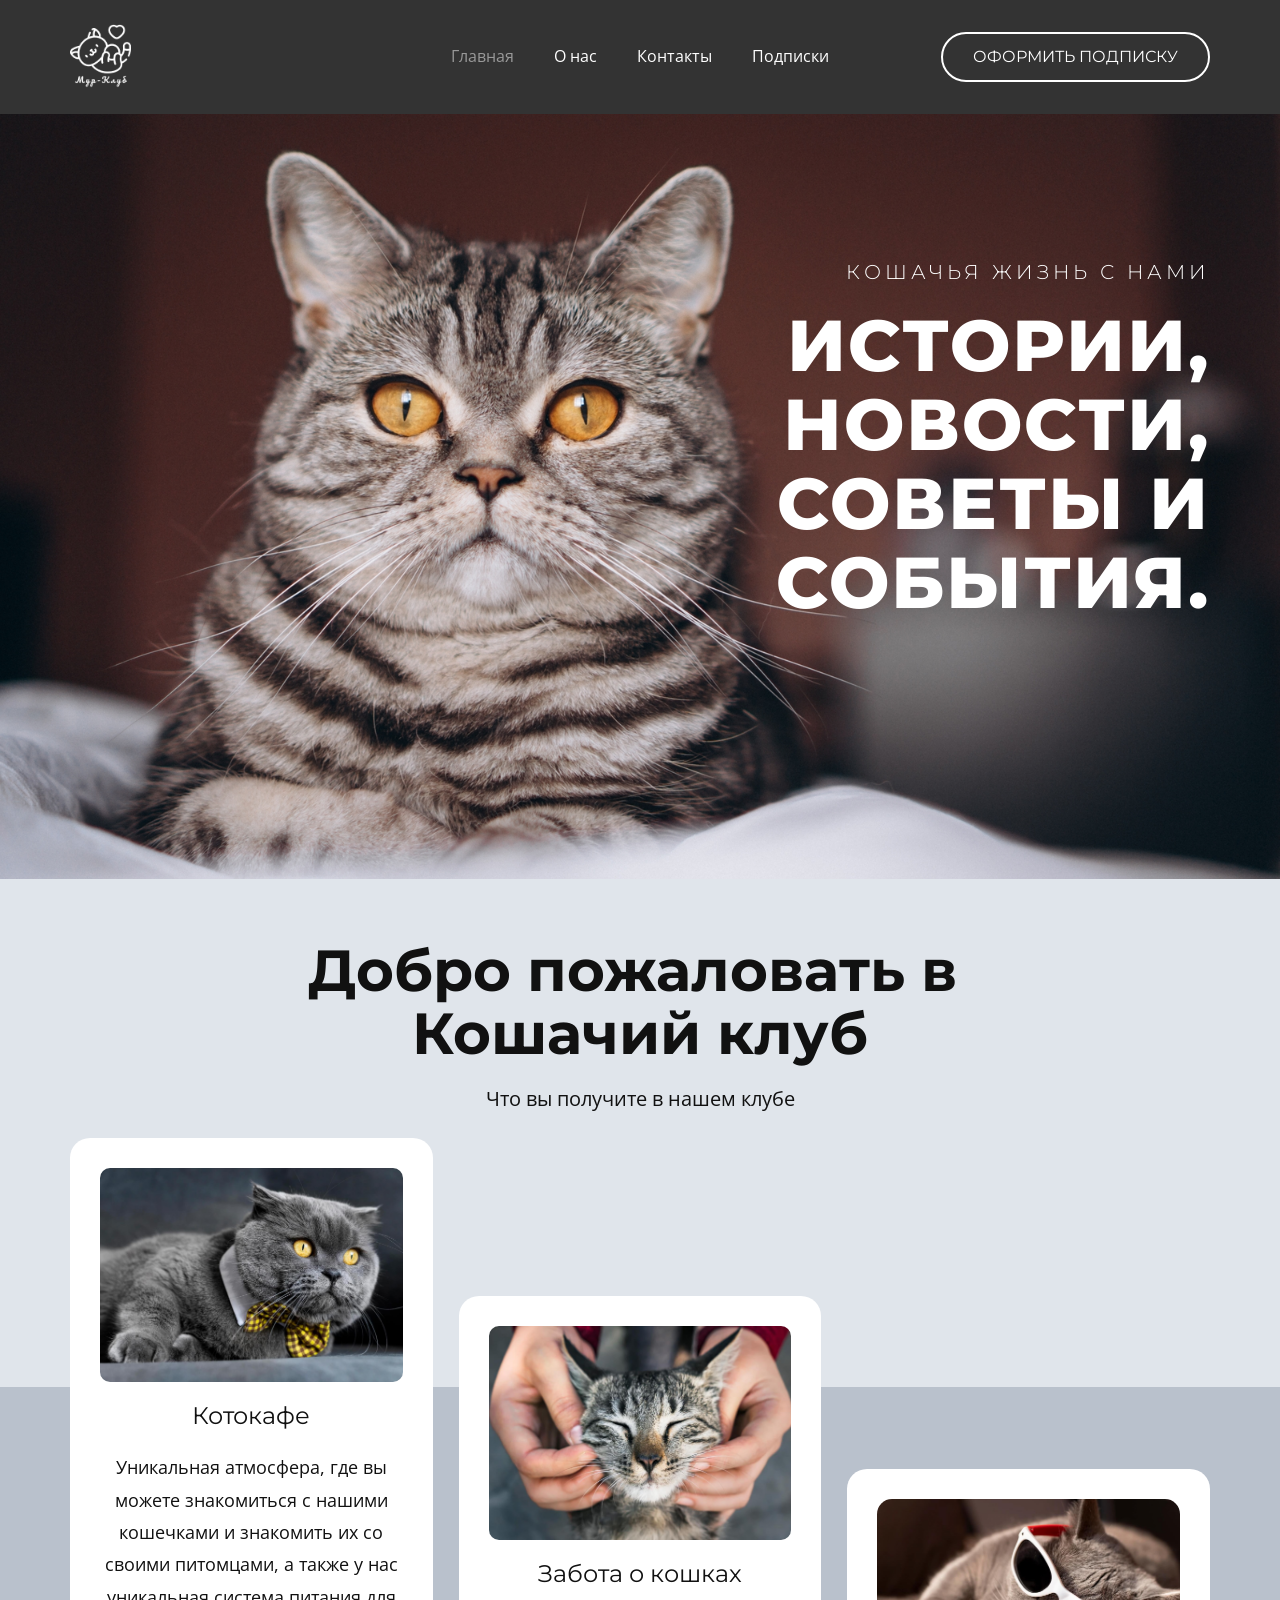
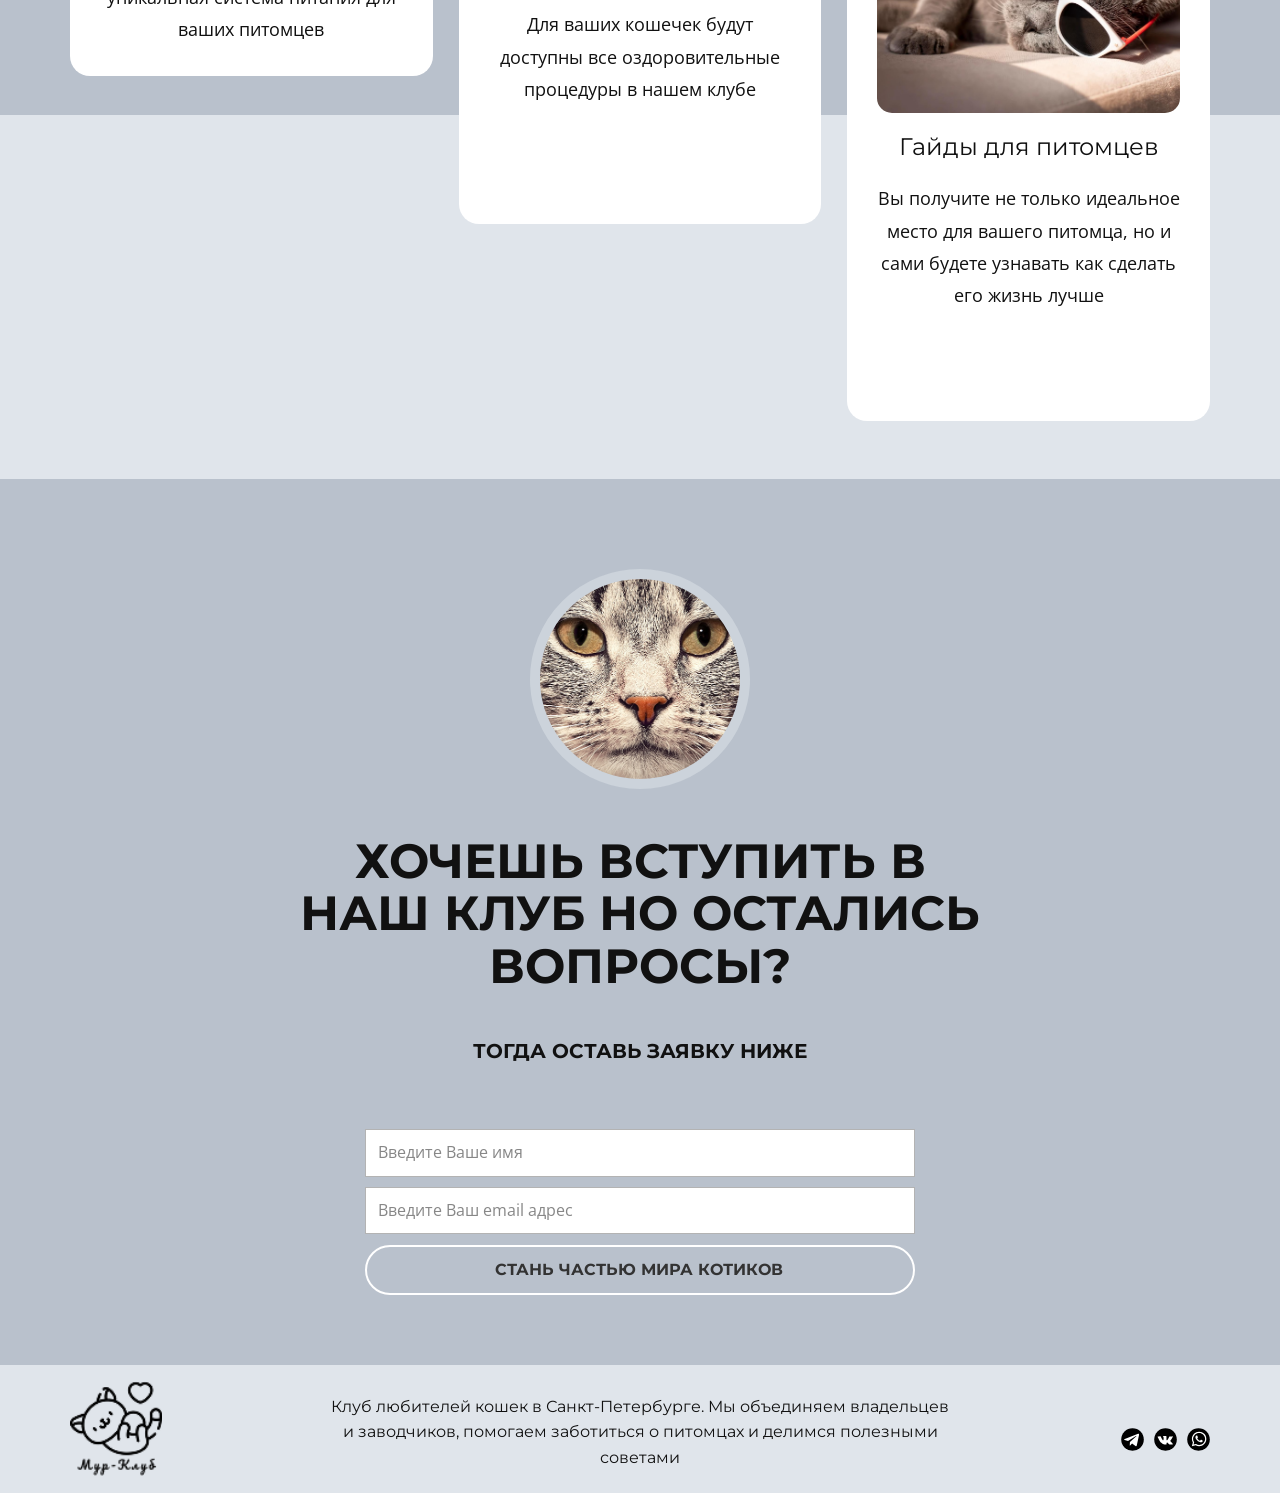
<file: index.html>
<!DOCTYPE html>
<html style="font-size: 16px;">
  <head>
    <meta charset="utf-8">
    <title>Главная страница</title>
    <link rel="stylesheet" href="nicepage.css" media="screen">
<link rel="stylesheet" href="Главная-страница.css" media="screen">
    <script class="u-script" type="text/javascript" src="jquery.js" defer=""></script>
    <script class="u-script" type="text/javascript" src="nicepage.js" defer=""></script>
    <link id="u-theme-google-font" rel="stylesheet" href="https://fonts.googleapis.com/css?family=Roboto:100,100i,300,300i,400,400i,500,500i,700,700i,900,900i|Open+Sans:300,300i,400,400i,600,600i,700,700i,800,800i">
    <link id="u-page-google-font" rel="stylesheet" href="https://fonts.googleapis.com/css?family=Montserrat:100,100i,200,200i,300,300i,400,400i,500,500i,600,600i,700,700i,800,800i,900,900i">
  </head>
  <body data-home-page="Главная-страница.html" data-home-page-title="Главная страница" class="u-body u-xl-mode"><header class="u-clearfix u-header" id="sec-2f8a"><div class="u-clearfix u-sheet u-sheet-1">
        <a href="#" class="u-image u-logo u-image-1" data-image-width="144" data-image-height="150">
          <img src="images/Group16.png" class="u-logo-image u-logo-image-1">
        </a>
        <nav class="u-menu u-menu-one-level u-offcanvas u-menu-1" role="navigation" aria-label="Menu navigation">
          <div class="menu-collapse" style="font-size: 1rem; letter-spacing: 0px;">
            <a class="u-block-db0f-23 u-button-style u-custom-left-right-menu-spacing u-custom-padding-bottom u-custom-text-active-color u-custom-text-hover-color u-custom-top-bottom-menu-spacing u-hamburger-link u-nav-link u-text-active-palette-1-base u-text-hover-palette-2-base" href="#" tabindex="-1" aria-label="Open menu" aria-controls="a94c">
              <svg class="u-svg-link" viewBox="0 0 24 24"><use xmlns:xlink="http://www.w3.org/1999/xlink" xlink:href="#menu-hamburger"></use></svg>
              <svg class="u-svg-content" version="1.1" id="menu-hamburger" viewBox="0 0 16 16" x="0px" y="0px" xmlns:xlink="http://www.w3.org/1999/xlink" xmlns="http://www.w3.org/2000/svg"><g><rect y="1" width="16" height="2"></rect><rect y="7" width="16" height="2"></rect><rect y="13" width="16" height="2"></rect>
</g></svg>
            </a>
          </div>
          <div class="u-custom-menu u-nav-container">
            <ul class="u-nav u-unstyled u-nav-1" role="menubar"><li class="u-nav-item"><a class="u-button-style u-nav-link u-text-active-grey-40 u-text-hover-grey-50" href="Главная-страница.html">Главная</a>
</li><li class="u-nav-item"><a class="u-button-style u-nav-link u-text-active-grey-40 u-text-hover-grey-50" href="О-нас.html">О нас</a>
</li><li class="u-nav-item"><a class="u-button-style u-nav-link u-text-active-grey-40 u-text-hover-grey-50" href="Контакты.html">Контакты</a>
</li><li class="u-nav-item"><a class="u-button-style u-nav-link u-text-active-grey-40 u-text-hover-grey-50" href="Подписки.html">Подписки</a>
</li></ul>
          </div>
          <div class="u-custom-menu u-nav-container-collapse" id="a94c" role="region" aria-label="Menu panel">
            <div class="u-black u-container-style u-inner-container-layout u-opacity u-opacity-95 u-sidenav">
              <div class="u-inner-container-layout u-sidenav-overflow">
                <div class="u-menu-close" tabindex="-1" aria-label="Close menu"></div>
                <ul class="u-align-center u-nav u-popupmenu-items u-unstyled u-nav-2"><li class="u-nav-item"><a class="u-button-style u-nav-link" href="Главная-страница.html">Главная</a>
</li><li class="u-nav-item"><a class="u-button-style u-nav-link" href="О-нас.html">О нас</a>
</li><li class="u-nav-item"><a class="u-button-style u-nav-link" href="Контакты.html">Контакты</a>
</li><li class="u-nav-item"><a class="u-button-style u-nav-link" href="Подписки.html">Подписки</a>
</li></ul>
              </div>
            </div>
            <div class="u-black u-menu-overlay u-opacity u-opacity-70"></div>
          </div>
        </nav>
        <a href="Оплата.html" data-page-id="67157278" class="u-btn u-button-style u-btn-1">Оформить подписку</a>
      </div></header>
    <section class="u-align-right u-clearfix u-image u-section-1" id="carousel_31de" data-image-width="3500" data-image-height="2326">
      <div class="u-clearfix u-sheet u-sheet-1">
        <h5 class="u-text u-text-body-alt-color u-text-1">Кошачья жизнь с нами</h5>
        <h1 class="u-text u-text-body-alt-color u-text-2"> Истории, новости, советы и события.</h1>
      </div>
    </section>
    <section class="u-align-center u-clearfix u-container-align-center u-custom-color-4 u-section-2" id="carousel_dcf7">
      <h2 class="u-align-center u-text u-text-default-lg u-text-default-xl u-text-1">Добро пожаловать в&nbsp;<br>Кошачий клуб
      </h2>
      <p class="u-align-center u-text u-text-2">Что вы получите в нашем клубе</p>
      <div class="u-expanded-width u-palette-5-base u-shape u-shape-rectangle u-shape-1"></div>
      <div class="u-clearfix u-gutter-26 u-layout-wrap u-layout-wrap-1">
        <div class="u-gutter-0 u-layout">
          <div class="u-layout-row">
            <div class="u-size-20 u-size-30-md">
              <div class="u-layout-col">
                <div class="u-align-center u-container-style u-layout-cell u-radius-20 u-shape-round u-size-30 u-white u-layout-cell-1">
                  <div class="u-container-layout u-container-layout-1">
                    <img class="u-expanded-width u-image u-image-round u-radius-10 u-image-1" src="images/jhhj.jpg" data-image-width="1380" data-image-height="915">
                    <h4 class="u-text u-text-default u-text-3">Котокафе</h4>
                    <p class="u-text u-text-4">Уникальная атмосфера, где вы можете знакомиться с нашими кошечками и знакомить их со своими питомцами, а также у нас уникальная система питания для ваших питомцев</p>
                  </div>
                </div>
                <div class="u-container-style u-hidden-sm u-hidden-xs u-layout-cell u-size-30 u-layout-cell-2">
                  <div class="u-container-layout u-container-layout-2"></div>
                </div>
              </div>
            </div>
            <div class="u-size-20 u-size-30-md">
              <div class="u-layout-col">
                <div class="u-container-style u-hidden-sm u-hidden-xs u-layout-cell u-size-20 u-layout-cell-3">
                  <div class="u-container-layout u-container-layout-3"></div>
                </div>
                <div class="u-align-center u-container-style u-layout-cell u-radius-20 u-shape-round u-size-20 u-white u-layout-cell-4">
                  <div class="u-container-layout u-container-layout-4">
                    <img class="u-expanded-width u-image u-image-round u-radius-10 u-image-2" src="images/hjhj.jpg" data-image-width="1380" data-image-height="915">
                    <h4 class="u-text u-text-default u-text-5">Забота о кошках</h4>
                    <p class="u-text u-text-6">Для ваших кошечек будут доступны все оздоровительные процедуры в нашем клубе</p>
                  </div>
                </div>
                <div class="u-container-style u-hidden-md u-hidden-sm u-hidden-xs u-layout-cell u-size-20 u-layout-cell-5">
                  <div class="u-container-layout u-container-layout-5"></div>
                </div>
              </div>
            </div>
            <div class="u-size-20 u-size-60-md">
              <div class="u-layout-col">
                <div class="u-container-style u-hidden-md u-hidden-sm u-hidden-xs u-layout-cell u-size-30 u-layout-cell-6">
                  <div class="u-container-layout u-container-layout-6"></div>
                </div>
                <div class="u-align-center u-container-style u-layout-cell u-radius-20 u-shape-round u-size-30 u-white u-layout-cell-7">
                  <div class="u-container-layout u-container-layout-7">
                    <img class="u-expanded-width u-image u-image-round u-radius-15 u-image-3" src="images/2323.jpg" data-image-width="1380" data-image-height="918">
                    <h4 class="u-text u-text-default u-text-7">Гайды для питомцев</h4>
                    <p class="u-text u-text-8">Вы получите не только идеальное место для вашего питомца, но и сами будете узнавать как сделать его жизнь лучше</p>
                  </div>
                </div>
              </div>
            </div>
          </div>
        </div>
      </div>
    </section>
    <section class="u-align-center u-clearfix u-container-align-center u-palette-5-base u-section-3" id="carousel_7327">
      <div class="u-clearfix u-sheet u-sheet-1">
        <div class="u-border-10 u-border-palette-5-light-1 u-image u-image-circle u-image-1" alt="" data-image-width="600" data-image-height="437"></div>
        <h2 class="u-align-center u-text u-text-1">Хочешь вступить в наш клуб но остались вопросы?</h2>
        <h5 class="u-align-center u-text u-text-2">Тогда оставь заявку ниже</h5>
        <div class="u-form u-form-1">
          <form action="#" method="POST" class="u-clearfix u-form-spacing-10 u-form-vertical u-inner-form" source="custom" name="form-1" style="padding: 10px;">
            <div class="u-form-group u-form-name">
              <label for="name-21a1" class="u-form-control-hidden u-label"></label>
              <input type="text" placeholder="Введите Ваше имя" id="name-21a1" name="name" class="u-border-1 u-border-grey-30 u-input u-input-rectangle u-white" required="">
            </div>
            <div class="u-form-email u-form-group">
              <label for="email-21a1" class="u-form-control-hidden u-label"></label>
              <input type="email" placeholder="Введите Ваш email адрес" id="email-21a1" name="email" class="u-border-1 u-border-grey-30 u-input u-input-rectangle u-white" required="">
            </div>
            <div class="u-align-center u-form-group u-form-submit">
              <a href="#" class="u-btn u-btn-submit u-button-style u-text-custom-color-1 u-btn-1">Стань частью мира котиков</a>
              <input type="submit" value="submit" class="u-form-control-hidden">
            </div>
            <div class="u-form-send-message u-form-send-success"> Спасибо! Ваше сообщение отправлено. </div>
            <div class="u-form-send-error u-form-send-message"> Отправка не удалась. Пожалуйста, исправьте ошибки и попробуйте еще раз. </div>
            <input type="hidden" value="" name="recaptchaResponse">
          </form>
        </div>
      </div>
    </section>
    
    
    <footer class="u-align-center-md u-align-center-sm u-align-center-xs u-clearfix u-custom-color-4 u-footer" id="sec-3d1c"><div class="u-clearfix u-sheet u-sheet-1">
        <a href="https://nicepage.com" class="u-image u-logo u-image-1" data-image-width="144" data-image-height="150">
          <img src="images/Group15.png" class="u-logo-image u-logo-image-1">
        </a>
        <div class="u-align-left u-social-icons u-spacing-10 u-social-icons-1">
          <a class="u-social-url" target="_blank" title="Telegram" href=""><span class="u-icon u-social-icon u-social-telegram u-text-black u-icon-1"><svg class="u-svg-link" preserveAspectRatio="xMidYMin slice" viewBox="0 0 112 112" style=""><use xmlns:xlink="http://www.w3.org/1999/xlink" xlink:href="#svg-b026"></use></svg><svg class="u-svg-content" viewBox="0 0 112 112" x="0" y="0" id="svg-b026"><circle fill="currentColor" cx="56.1" cy="56.1" r="55"></circle><path fill="#FFFFFF" d="M18.4,53.2l64.7-24.9c3-1.1,5.6,0.7,4.7,5.3l0,0l-11,51.8c-0.8,3.7-3,4.6-6.1,2.8L53.9,75.8l-8.1,7.8
	c-0.9,0.9-1.7,1.6-3.4,1.6l1.2-17l31.1-28c1.4-1.2-0.3-1.9-2.1-0.7L34.2,63.7l-16.6-5.2C14,57.4,14,54.9,18.4,53.2L18.4,53.2z"></path></svg></span>
          </a>
          <a class="u-social-url" target="_blank" title="VK" href=""><span class="u-icon u-social-icon u-social-vk u-text-black u-icon-2"><svg class="u-svg-link" preserveAspectRatio="xMidYMin slice" viewBox="0 0 112 112" style=""><use xmlns:xlink="http://www.w3.org/1999/xlink" xlink:href="#svg-9268"></use></svg><svg class="u-svg-content" viewBox="0 0 112 112" x="0" y="0" id="svg-9268"><circle fill="currentColor" class="st0" cx="56.1" cy="56.1" r="55"></circle><path fill="#FFFFFF" d="M88.2,80.7l-9.8,0.1c0,0-2.1,0.4-4.9-1.5c-3.7-2.5-7.2-9.1-9.9-8.2C60.9,72,61,77.9,61,77.9s0,1.3-0.6,1.9
            c-0.7,0.7-2,0.9-2,0.9H54c0,0-9.7,0.6-18.3-8.3c-9.3-9.7-17.6-29-17.6-29s-0.5-1.3,0-1.9c0.6-0.7,2.2-0.7,2.2-0.7l10.5-0.1
            c0,0,1,0.2,1.7,0.7c0.6,0.4,0.9,1.2,0.9,1.2s1.7,4.3,4,8.2c4.4,7.6,6.4,9.3,7.9,8.4c2.2-1.2,1.5-10.7,1.5-10.7s0-3.5-1.1-5
            c-0.9-1.2-2.5-1.5-3.3-1.6c-0.6-0.1,0.4-1.5,1.6-2.1c1.9-0.9,5.2-1,9.2-0.9c3.1,0,4,0.2,5.2,0.5c3.6,0.9,2.4,4.3,2.4,12.4
            c0,2.6-0.5,6.3,1.4,7.5c0.8,0.5,2.8,0.1,7.7-8.3c2.3-4,4.1-8.6,4.1-8.6s0.4-0.8,1-1.2s1.4-0.3,1.4-0.3l11.1-0.1c0,0,3.3-0.4,3.9,1.1
            c0.6,1.6-1.2,5.3-5.8,11.3c-7.4,9.9-8.3,9-2.1,14.7c5.9,5.5,7.1,8.1,7.3,8.5C93.4,80.4,88.2,80.7,88.2,80.7z"></path></svg></span>
          </a>
          <a class="u-social-url" target="_blank" title="Whatsapp" href=""><span class="u-icon u-social-icon u-social-whatsapp u-text-black u-icon-3"><svg class="u-svg-link" preserveAspectRatio="xMidYMin slice" viewBox="0 0 112 112" style=""><use xmlns:xlink="http://www.w3.org/1999/xlink" xlink:href="#svg-5096"></use></svg><svg class="u-svg-content" viewBox="0 0 112 112" x="0" y="0" id="svg-5096"><circle fill="currentColor" cx="56.1" cy="56.1" r="55"></circle><path fill="#FFFFFF" d="M83.8,28.3C77.2,21.7,68.4,18,59,18c-19.3,0-35.1,15.7-35.1,35.1c0,6.2,1.6,12.2,4.7,17.5l-5,18.2L42.2,84
	c5.1,2.8,10.9,4.3,16.8,4.3h0l0,0c19.3,0,35.1-15.7,35.1-35.1C94.1,43.8,90.5,35,83.8,28.3 M59,82.3L59,82.3
	c-5.2,0-10.4-1.4-14.9-4.1l-1.1-0.6l-11,2.9L35,69.8l-0.7-1.1c-2.9-4.6-4.5-10-4.5-15.5C29.8,37,42.9,24,59,24
	c7.8,0,15.1,3,20.6,8.6c5.5,5.5,8.5,12.8,8.5,20.6C88.2,69.2,75.1,82.3,59,82.3 M75,60.5c-0.9-0.4-5.2-2.6-6-2.9
	c-0.8-0.3-1.4-0.4-2,0.4s-2.3,2.9-2.8,3.4c-0.5,0.6-1,0.7-1.9,0.2c-0.9-0.4-3.7-1.4-7.1-4.4c-2.6-2.3-4.4-5.2-4.9-6.1
	c-0.5-0.9-0.1-1.4,0.4-1.8c0.4-0.4,0.9-1,1.3-1.5c0.4-0.5,0.6-0.9,0.9-1.5c0.3-0.6,0.1-1.1-0.1-1.5c-0.2-0.4-2-4.8-2.7-6.5
	c-0.7-1.7-1.4-1.5-2-1.5c-0.5,0-1.1,0-1.7,0c-0.6,0-1.5,0.2-2.3,1.1c-0.8,0.9-3.1,3-3.1,7.3c0,4.3,3.1,8.5,3.6,9.1
	c0.4,0.6,6.2,9.4,15,13.2c2.1,0.9,3.7,1.4,5,1.8c2.1,0.7,4,0.6,5.5,0.3c1.7-0.3,5.2-2.1,5.9-4.2c0.7-2,0.7-3.8,0.5-4.2
	C76.5,61.1,75.9,60.9,75,60.5"></path></svg></span>
          </a>
        </div>
        <p class="u-align-center-lg u-align-center-md u-align-center-xl u-custom-font u-font-montserrat u-text u-text-1">Клуб любителей кошек в Санкт-Петербурге. Мы объединяем владельцев и заводчиков, помогаем заботиться о питомцах и делимся полезными советами</p>
      </div></footer>
  </body>
</html>
</file>
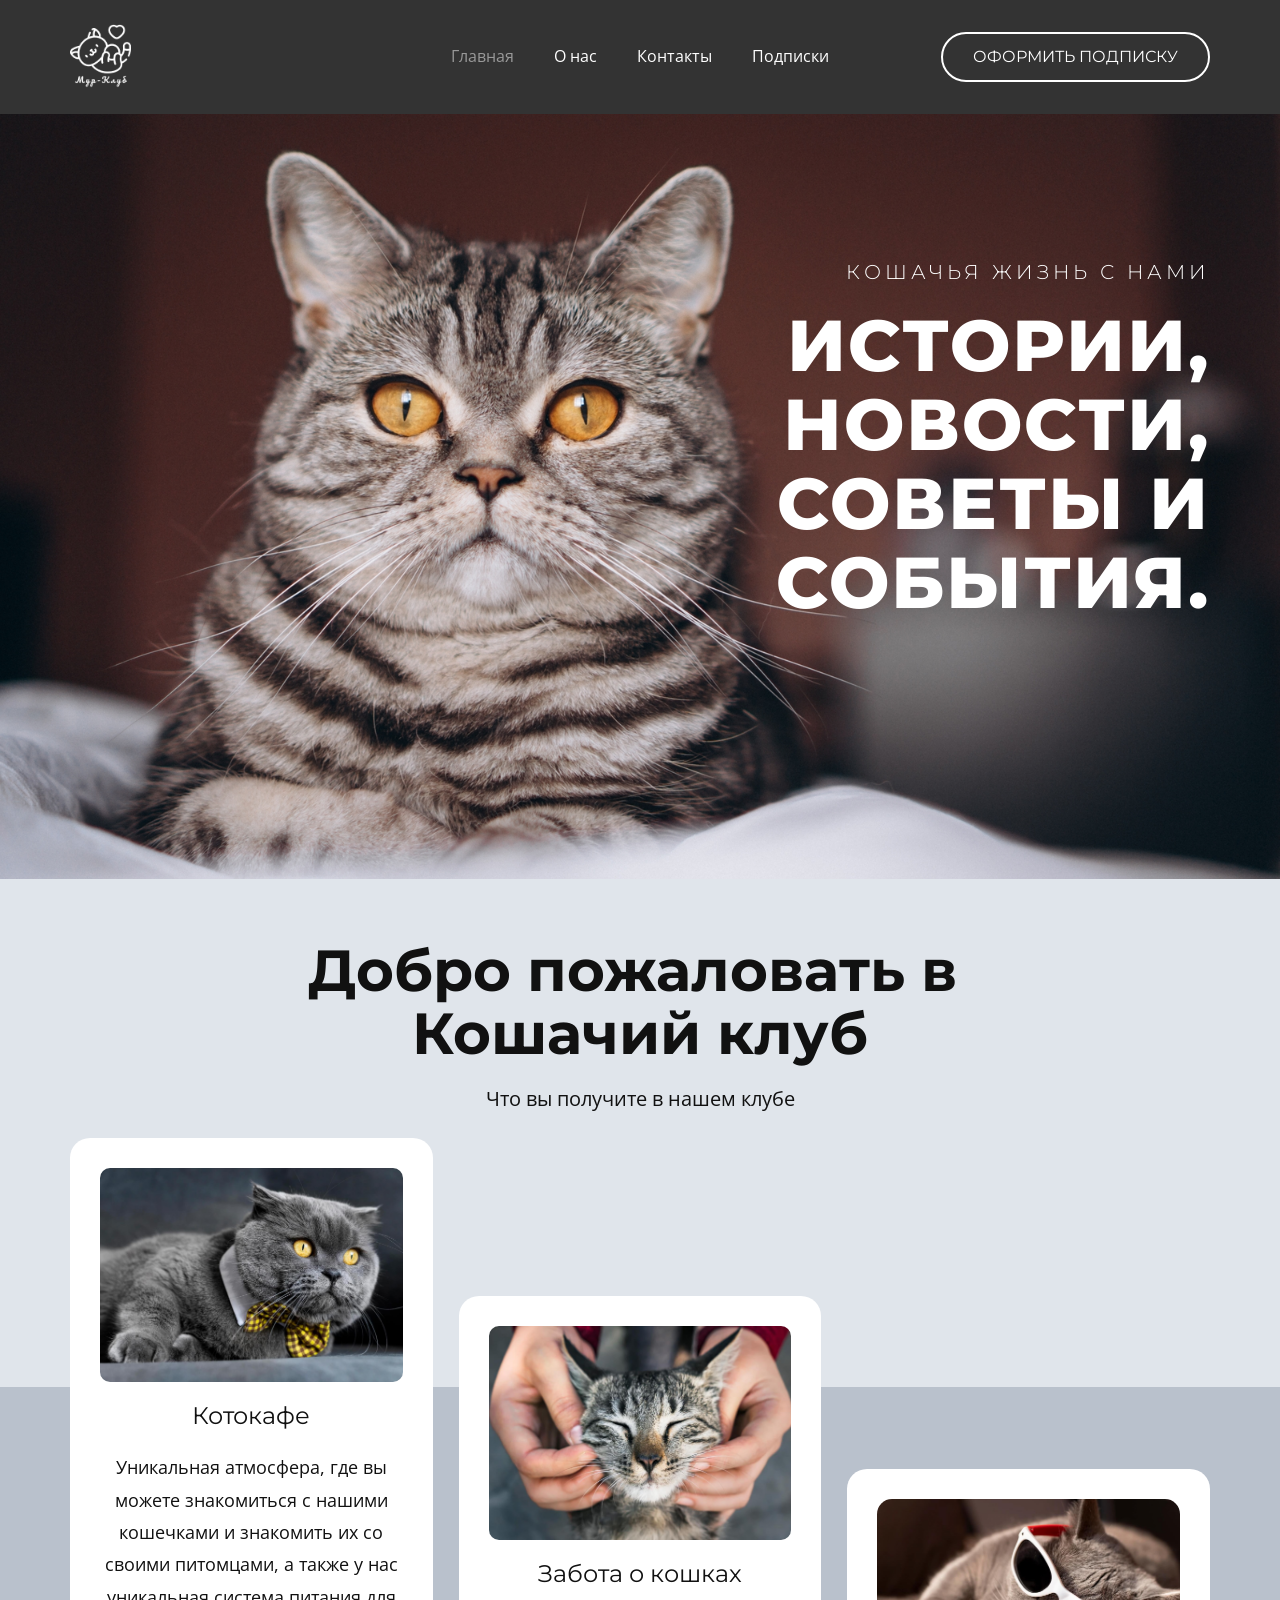
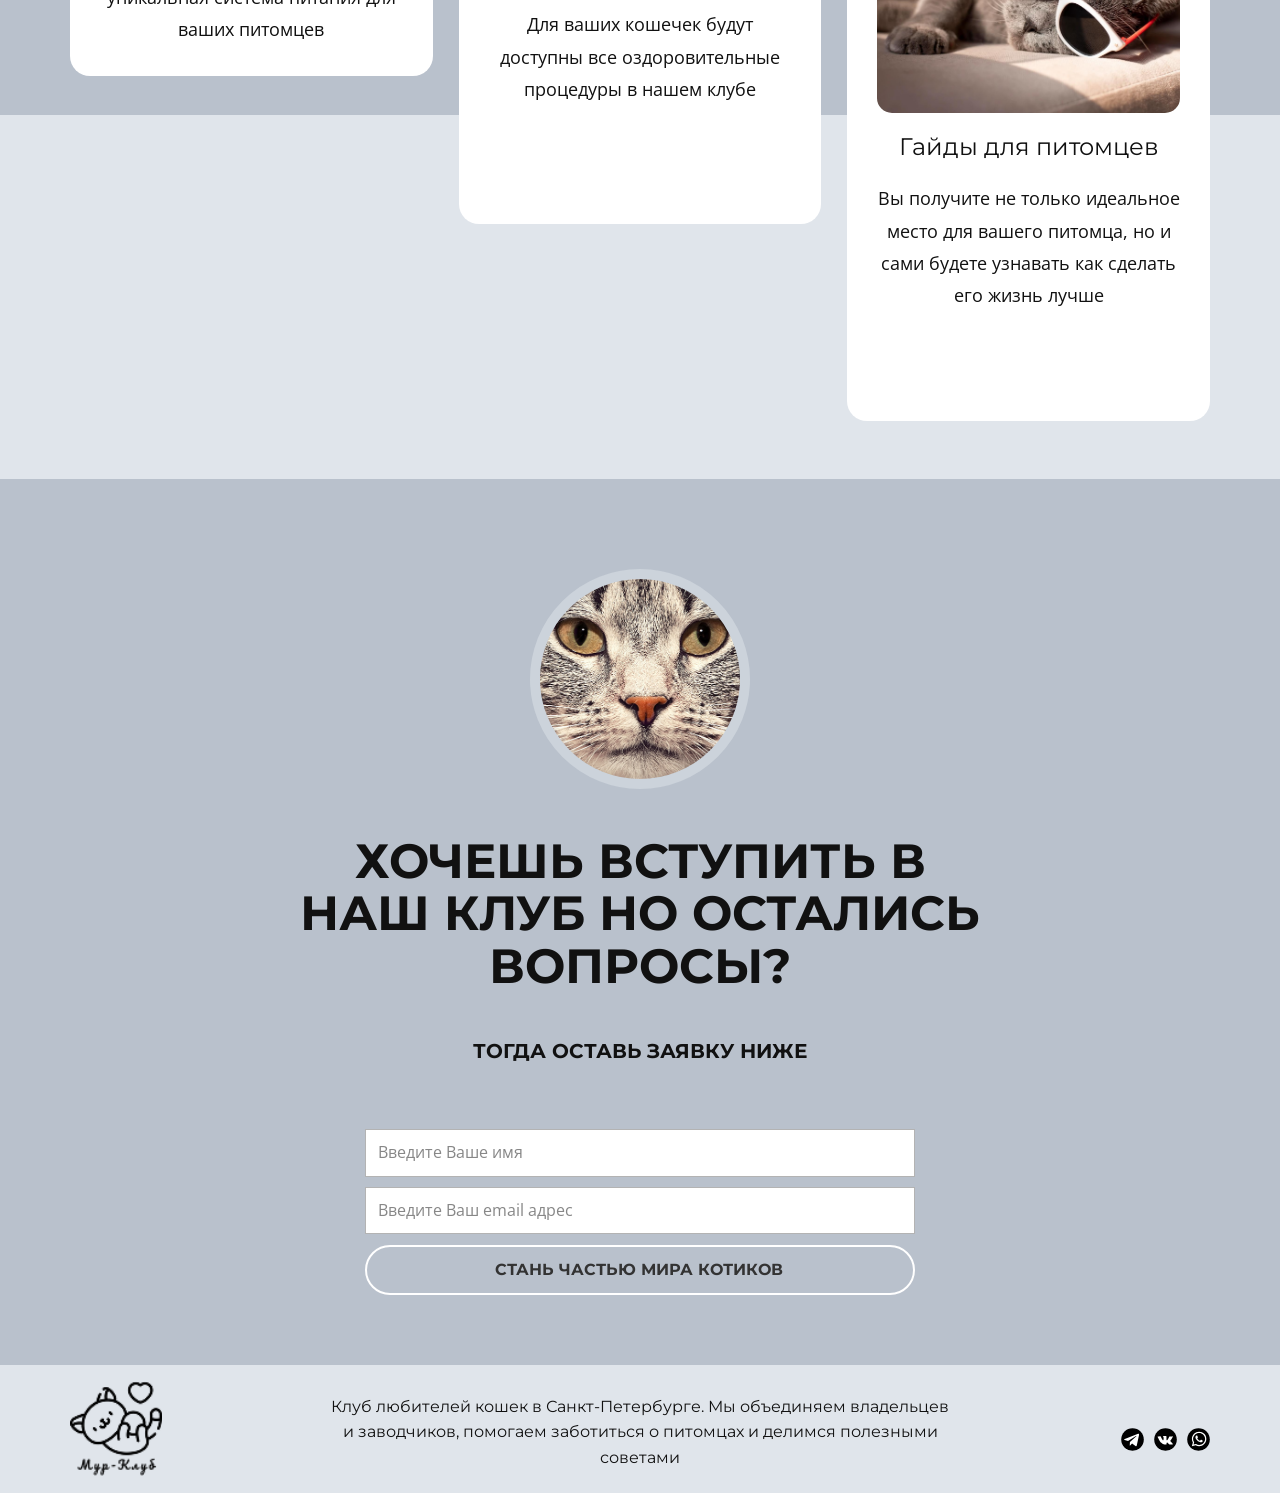
<file: Главная-страница.html>
<!DOCTYPE html>
<html style="font-size: 16px;">
  <head>
    <meta charset="utf-8">
    <title>Главная страница</title>
    <link rel="stylesheet" href="nicepage.css" media="screen">
<link rel="stylesheet" href="Главная-страница.css" media="screen">
    <script class="u-script" type="text/javascript" src="jquery.js" defer=""></script>
    <script class="u-script" type="text/javascript" src="nicepage.js" defer=""></script>
    <link id="u-theme-google-font" rel="stylesheet" href="https://fonts.googleapis.com/css?family=Roboto:100,100i,300,300i,400,400i,500,500i,700,700i,900,900i|Open+Sans:300,300i,400,400i,600,600i,700,700i,800,800i">
    <link id="u-page-google-font" rel="stylesheet" href="https://fonts.googleapis.com/css?family=Montserrat:100,100i,200,200i,300,300i,400,400i,500,500i,600,600i,700,700i,800,800i,900,900i">
  </head>
  <body class="u-body u-xl-mode"><header class="u-clearfix u-header" id="sec-2f8a"><div class="u-clearfix u-sheet u-sheet-1">
        <a href="#" class="u-image u-logo u-image-1" data-image-width="144" data-image-height="150">
          <img src="images/Group16.png" class="u-logo-image u-logo-image-1">
        </a>
        <nav class="u-menu u-menu-one-level u-offcanvas u-menu-1" role="navigation" aria-label="Menu navigation">
          <div class="menu-collapse" style="font-size: 1rem; letter-spacing: 0px;">
            <a class="u-block-db0f-23 u-button-style u-custom-left-right-menu-spacing u-custom-padding-bottom u-custom-text-active-color u-custom-text-hover-color u-custom-top-bottom-menu-spacing u-hamburger-link u-nav-link u-text-active-palette-1-base u-text-hover-palette-2-base" href="#" tabindex="-1" aria-label="Open menu" aria-controls="a94c">
              <svg class="u-svg-link" viewBox="0 0 24 24"><use xmlns:xlink="http://www.w3.org/1999/xlink" xlink:href="#menu-hamburger"></use></svg>
              <svg class="u-svg-content" version="1.1" id="menu-hamburger" viewBox="0 0 16 16" x="0px" y="0px" xmlns:xlink="http://www.w3.org/1999/xlink" xmlns="http://www.w3.org/2000/svg"><g><rect y="1" width="16" height="2"></rect><rect y="7" width="16" height="2"></rect><rect y="13" width="16" height="2"></rect>
</g></svg>
            </a>
          </div>
          <div class="u-custom-menu u-nav-container">
            <ul class="u-nav u-unstyled u-nav-1" role="menubar"><li class="u-nav-item"><a class="u-button-style u-nav-link u-text-active-grey-40 u-text-hover-grey-50" href="Главная-страница.html">Главная</a>
</li><li class="u-nav-item"><a class="u-button-style u-nav-link u-text-active-grey-40 u-text-hover-grey-50" href="О-нас.html">О нас</a>
</li><li class="u-nav-item"><a class="u-button-style u-nav-link u-text-active-grey-40 u-text-hover-grey-50" href="Контакты.html">Контакты</a>
</li><li class="u-nav-item"><a class="u-button-style u-nav-link u-text-active-grey-40 u-text-hover-grey-50" href="Подписки.html">Подписки</a>
</li></ul>
          </div>
          <div class="u-custom-menu u-nav-container-collapse" id="a94c" role="region" aria-label="Menu panel">
            <div class="u-black u-container-style u-inner-container-layout u-opacity u-opacity-95 u-sidenav">
              <div class="u-inner-container-layout u-sidenav-overflow">
                <div class="u-menu-close" tabindex="-1" aria-label="Close menu"></div>
                <ul class="u-align-center u-nav u-popupmenu-items u-unstyled u-nav-2"><li class="u-nav-item"><a class="u-button-style u-nav-link" href="Главная-страница.html">Главная</a>
</li><li class="u-nav-item"><a class="u-button-style u-nav-link" href="О-нас.html">О нас</a>
</li><li class="u-nav-item"><a class="u-button-style u-nav-link" href="Контакты.html">Контакты</a>
</li><li class="u-nav-item"><a class="u-button-style u-nav-link" href="Подписки.html">Подписки</a>
</li></ul>
              </div>
            </div>
            <div class="u-black u-menu-overlay u-opacity u-opacity-70"></div>
          </div>
        </nav>
        <a href="Оплата.html" data-page-id="67157278" class="u-btn u-button-style u-btn-1">Оформить подписку</a>
      </div></header>
    <section class="u-align-right u-clearfix u-image u-section-1" id="carousel_31de" data-image-width="3500" data-image-height="2326">
      <div class="u-clearfix u-sheet u-sheet-1">
        <h5 class="u-text u-text-body-alt-color u-text-1">Кошачья жизнь с нами</h5>
        <h1 class="u-text u-text-body-alt-color u-text-2"> Истории, новости, советы и события.</h1>
      </div>
    </section>
    <section class="u-align-center u-clearfix u-container-align-center u-custom-color-4 u-section-2" id="carousel_dcf7">
      <h2 class="u-align-center u-text u-text-default-lg u-text-default-xl u-text-1">Добро пожаловать в&nbsp;<br>Кошачий клуб
      </h2>
      <p class="u-align-center u-text u-text-2">Что вы получите в нашем клубе</p>
      <div class="u-expanded-width u-palette-5-base u-shape u-shape-rectangle u-shape-1"></div>
      <div class="u-clearfix u-gutter-26 u-layout-wrap u-layout-wrap-1">
        <div class="u-gutter-0 u-layout">
          <div class="u-layout-row">
            <div class="u-size-20 u-size-30-md">
              <div class="u-layout-col">
                <div class="u-align-center u-container-style u-layout-cell u-radius-20 u-shape-round u-size-30 u-white u-layout-cell-1">
                  <div class="u-container-layout u-container-layout-1">
                    <img class="u-expanded-width u-image u-image-round u-radius-10 u-image-1" src="images/jhhj.jpg" data-image-width="1380" data-image-height="915">
                    <h4 class="u-text u-text-default u-text-3">Котокафе</h4>
                    <p class="u-text u-text-4">Уникальная атмосфера, где вы можете знакомиться с нашими кошечками и знакомить их со своими питомцами, а также у нас уникальная система питания для ваших питомцев</p>
                  </div>
                </div>
                <div class="u-container-style u-hidden-sm u-hidden-xs u-layout-cell u-size-30 u-layout-cell-2">
                  <div class="u-container-layout u-container-layout-2"></div>
                </div>
              </div>
            </div>
            <div class="u-size-20 u-size-30-md">
              <div class="u-layout-col">
                <div class="u-container-style u-hidden-sm u-hidden-xs u-layout-cell u-size-20 u-layout-cell-3">
                  <div class="u-container-layout u-container-layout-3"></div>
                </div>
                <div class="u-align-center u-container-style u-layout-cell u-radius-20 u-shape-round u-size-20 u-white u-layout-cell-4">
                  <div class="u-container-layout u-container-layout-4">
                    <img class="u-expanded-width u-image u-image-round u-radius-10 u-image-2" src="images/hjhj.jpg" data-image-width="1380" data-image-height="915">
                    <h4 class="u-text u-text-default u-text-5">Забота о кошках</h4>
                    <p class="u-text u-text-6">Для ваших кошечек будут доступны все оздоровительные процедуры в нашем клубе</p>
                  </div>
                </div>
                <div class="u-container-style u-hidden-md u-hidden-sm u-hidden-xs u-layout-cell u-size-20 u-layout-cell-5">
                  <div class="u-container-layout u-container-layout-5"></div>
                </div>
              </div>
            </div>
            <div class="u-size-20 u-size-60-md">
              <div class="u-layout-col">
                <div class="u-container-style u-hidden-md u-hidden-sm u-hidden-xs u-layout-cell u-size-30 u-layout-cell-6">
                  <div class="u-container-layout u-container-layout-6"></div>
                </div>
                <div class="u-align-center u-container-style u-layout-cell u-radius-20 u-shape-round u-size-30 u-white u-layout-cell-7">
                  <div class="u-container-layout u-container-layout-7">
                    <img class="u-expanded-width u-image u-image-round u-radius-15 u-image-3" src="images/2323.jpg" data-image-width="1380" data-image-height="918">
                    <h4 class="u-text u-text-default u-text-7">Гайды для питомцев</h4>
                    <p class="u-text u-text-8">Вы получите не только идеальное место для вашего питомца, но и сами будете узнавать как сделать его жизнь лучше</p>
                  </div>
                </div>
              </div>
            </div>
          </div>
        </div>
      </div>
    </section>
    <section class="u-align-center u-clearfix u-container-align-center u-palette-5-base u-section-3" id="carousel_7327">
      <div class="u-clearfix u-sheet u-sheet-1">
        <div class="u-border-10 u-border-palette-5-light-1 u-image u-image-circle u-image-1" alt="" data-image-width="600" data-image-height="437"></div>
        <h2 class="u-align-center u-text u-text-1">Хочешь вступить в наш клуб но остались вопросы?</h2>
        <h5 class="u-align-center u-text u-text-2">Тогда оставь заявку ниже</h5>
        <div class="u-form u-form-1">
          <form action="#" method="POST" class="u-clearfix u-form-spacing-10 u-form-vertical u-inner-form" source="custom" name="form-1" style="padding: 10px;">
            <div class="u-form-group u-form-name">
              <label for="name-21a1" class="u-form-control-hidden u-label"></label>
              <input type="text" placeholder="Введите Ваше имя" id="name-21a1" name="name" class="u-border-1 u-border-grey-30 u-input u-input-rectangle u-white" required="">
            </div>
            <div class="u-form-email u-form-group">
              <label for="email-21a1" class="u-form-control-hidden u-label"></label>
              <input type="email" placeholder="Введите Ваш email адрес" id="email-21a1" name="email" class="u-border-1 u-border-grey-30 u-input u-input-rectangle u-white" required="">
            </div>
            <div class="u-align-center u-form-group u-form-submit">
              <a href="#" class="u-btn u-btn-submit u-button-style u-text-custom-color-1 u-btn-1">Стань частью мира котиков</a>
              <input type="submit" value="submit" class="u-form-control-hidden">
            </div>
            <div class="u-form-send-message u-form-send-success"> Спасибо! Ваше сообщение отправлено. </div>
            <div class="u-form-send-error u-form-send-message"> Отправка не удалась. Пожалуйста, исправьте ошибки и попробуйте еще раз. </div>
            <input type="hidden" value="" name="recaptchaResponse">
          </form>
        </div>
      </div>
    </section>
    
    
    <footer class="u-align-center-md u-align-center-sm u-align-center-xs u-clearfix u-custom-color-4 u-footer" id="sec-3d1c"><div class="u-clearfix u-sheet u-sheet-1">
        <a href="https://nicepage.com" class="u-image u-logo u-image-1" data-image-width="144" data-image-height="150">
          <img src="images/Group15.png" class="u-logo-image u-logo-image-1">
        </a>
        <div class="u-align-left u-social-icons u-spacing-10 u-social-icons-1">
          <a class="u-social-url" target="_blank" title="Telegram" href=""><span class="u-icon u-social-icon u-social-telegram u-text-black u-icon-1"><svg class="u-svg-link" preserveAspectRatio="xMidYMin slice" viewBox="0 0 112 112" style=""><use xmlns:xlink="http://www.w3.org/1999/xlink" xlink:href="#svg-b026"></use></svg><svg class="u-svg-content" viewBox="0 0 112 112" x="0" y="0" id="svg-b026"><circle fill="currentColor" cx="56.1" cy="56.1" r="55"></circle><path fill="#FFFFFF" d="M18.4,53.2l64.7-24.9c3-1.1,5.6,0.7,4.7,5.3l0,0l-11,51.8c-0.8,3.7-3,4.6-6.1,2.8L53.9,75.8l-8.1,7.8
	c-0.9,0.9-1.7,1.6-3.4,1.6l1.2-17l31.1-28c1.4-1.2-0.3-1.9-2.1-0.7L34.2,63.7l-16.6-5.2C14,57.4,14,54.9,18.4,53.2L18.4,53.2z"></path></svg></span>
          </a>
          <a class="u-social-url" target="_blank" title="VK" href=""><span class="u-icon u-social-icon u-social-vk u-text-black u-icon-2"><svg class="u-svg-link" preserveAspectRatio="xMidYMin slice" viewBox="0 0 112 112" style=""><use xmlns:xlink="http://www.w3.org/1999/xlink" xlink:href="#svg-9268"></use></svg><svg class="u-svg-content" viewBox="0 0 112 112" x="0" y="0" id="svg-9268"><circle fill="currentColor" class="st0" cx="56.1" cy="56.1" r="55"></circle><path fill="#FFFFFF" d="M88.2,80.7l-9.8,0.1c0,0-2.1,0.4-4.9-1.5c-3.7-2.5-7.2-9.1-9.9-8.2C60.9,72,61,77.9,61,77.9s0,1.3-0.6,1.9
            c-0.7,0.7-2,0.9-2,0.9H54c0,0-9.7,0.6-18.3-8.3c-9.3-9.7-17.6-29-17.6-29s-0.5-1.3,0-1.9c0.6-0.7,2.2-0.7,2.2-0.7l10.5-0.1
            c0,0,1,0.2,1.7,0.7c0.6,0.4,0.9,1.2,0.9,1.2s1.7,4.3,4,8.2c4.4,7.6,6.4,9.3,7.9,8.4c2.2-1.2,1.5-10.7,1.5-10.7s0-3.5-1.1-5
            c-0.9-1.2-2.5-1.5-3.3-1.6c-0.6-0.1,0.4-1.5,1.6-2.1c1.9-0.9,5.2-1,9.2-0.9c3.1,0,4,0.2,5.2,0.5c3.6,0.9,2.4,4.3,2.4,12.4
            c0,2.6-0.5,6.3,1.4,7.5c0.8,0.5,2.8,0.1,7.7-8.3c2.3-4,4.1-8.6,4.1-8.6s0.4-0.8,1-1.2s1.4-0.3,1.4-0.3l11.1-0.1c0,0,3.3-0.4,3.9,1.1
            c0.6,1.6-1.2,5.3-5.8,11.3c-7.4,9.9-8.3,9-2.1,14.7c5.9,5.5,7.1,8.1,7.3,8.5C93.4,80.4,88.2,80.7,88.2,80.7z"></path></svg></span>
          </a>
          <a class="u-social-url" target="_blank" title="Whatsapp" href=""><span class="u-icon u-social-icon u-social-whatsapp u-text-black u-icon-3"><svg class="u-svg-link" preserveAspectRatio="xMidYMin slice" viewBox="0 0 112 112" style=""><use xmlns:xlink="http://www.w3.org/1999/xlink" xlink:href="#svg-5096"></use></svg><svg class="u-svg-content" viewBox="0 0 112 112" x="0" y="0" id="svg-5096"><circle fill="currentColor" cx="56.1" cy="56.1" r="55"></circle><path fill="#FFFFFF" d="M83.8,28.3C77.2,21.7,68.4,18,59,18c-19.3,0-35.1,15.7-35.1,35.1c0,6.2,1.6,12.2,4.7,17.5l-5,18.2L42.2,84
	c5.1,2.8,10.9,4.3,16.8,4.3h0l0,0c19.3,0,35.1-15.7,35.1-35.1C94.1,43.8,90.5,35,83.8,28.3 M59,82.3L59,82.3
	c-5.2,0-10.4-1.4-14.9-4.1l-1.1-0.6l-11,2.9L35,69.8l-0.7-1.1c-2.9-4.6-4.5-10-4.5-15.5C29.8,37,42.9,24,59,24
	c7.8,0,15.1,3,20.6,8.6c5.5,5.5,8.5,12.8,8.5,20.6C88.2,69.2,75.1,82.3,59,82.3 M75,60.5c-0.9-0.4-5.2-2.6-6-2.9
	c-0.8-0.3-1.4-0.4-2,0.4s-2.3,2.9-2.8,3.4c-0.5,0.6-1,0.7-1.9,0.2c-0.9-0.4-3.7-1.4-7.1-4.4c-2.6-2.3-4.4-5.2-4.9-6.1
	c-0.5-0.9-0.1-1.4,0.4-1.8c0.4-0.4,0.9-1,1.3-1.5c0.4-0.5,0.6-0.9,0.9-1.5c0.3-0.6,0.1-1.1-0.1-1.5c-0.2-0.4-2-4.8-2.7-6.5
	c-0.7-1.7-1.4-1.5-2-1.5c-0.5,0-1.1,0-1.7,0c-0.6,0-1.5,0.2-2.3,1.1c-0.8,0.9-3.1,3-3.1,7.3c0,4.3,3.1,8.5,3.6,9.1
	c0.4,0.6,6.2,9.4,15,13.2c2.1,0.9,3.7,1.4,5,1.8c2.1,0.7,4,0.6,5.5,0.3c1.7-0.3,5.2-2.1,5.9-4.2c0.7-2,0.7-3.8,0.5-4.2
	C76.5,61.1,75.9,60.9,75,60.5"></path></svg></span>
          </a>
        </div>
        <p class="u-align-center-lg u-align-center-md u-align-center-xl u-custom-font u-font-montserrat u-text u-text-1">Клуб любителей кошек в Санкт-Петербурге. Мы объединяем владельцев и заводчиков, помогаем заботиться о питомцах и делимся полезными советами</p>
      </div></footer>
  </body>
</html>
</file>
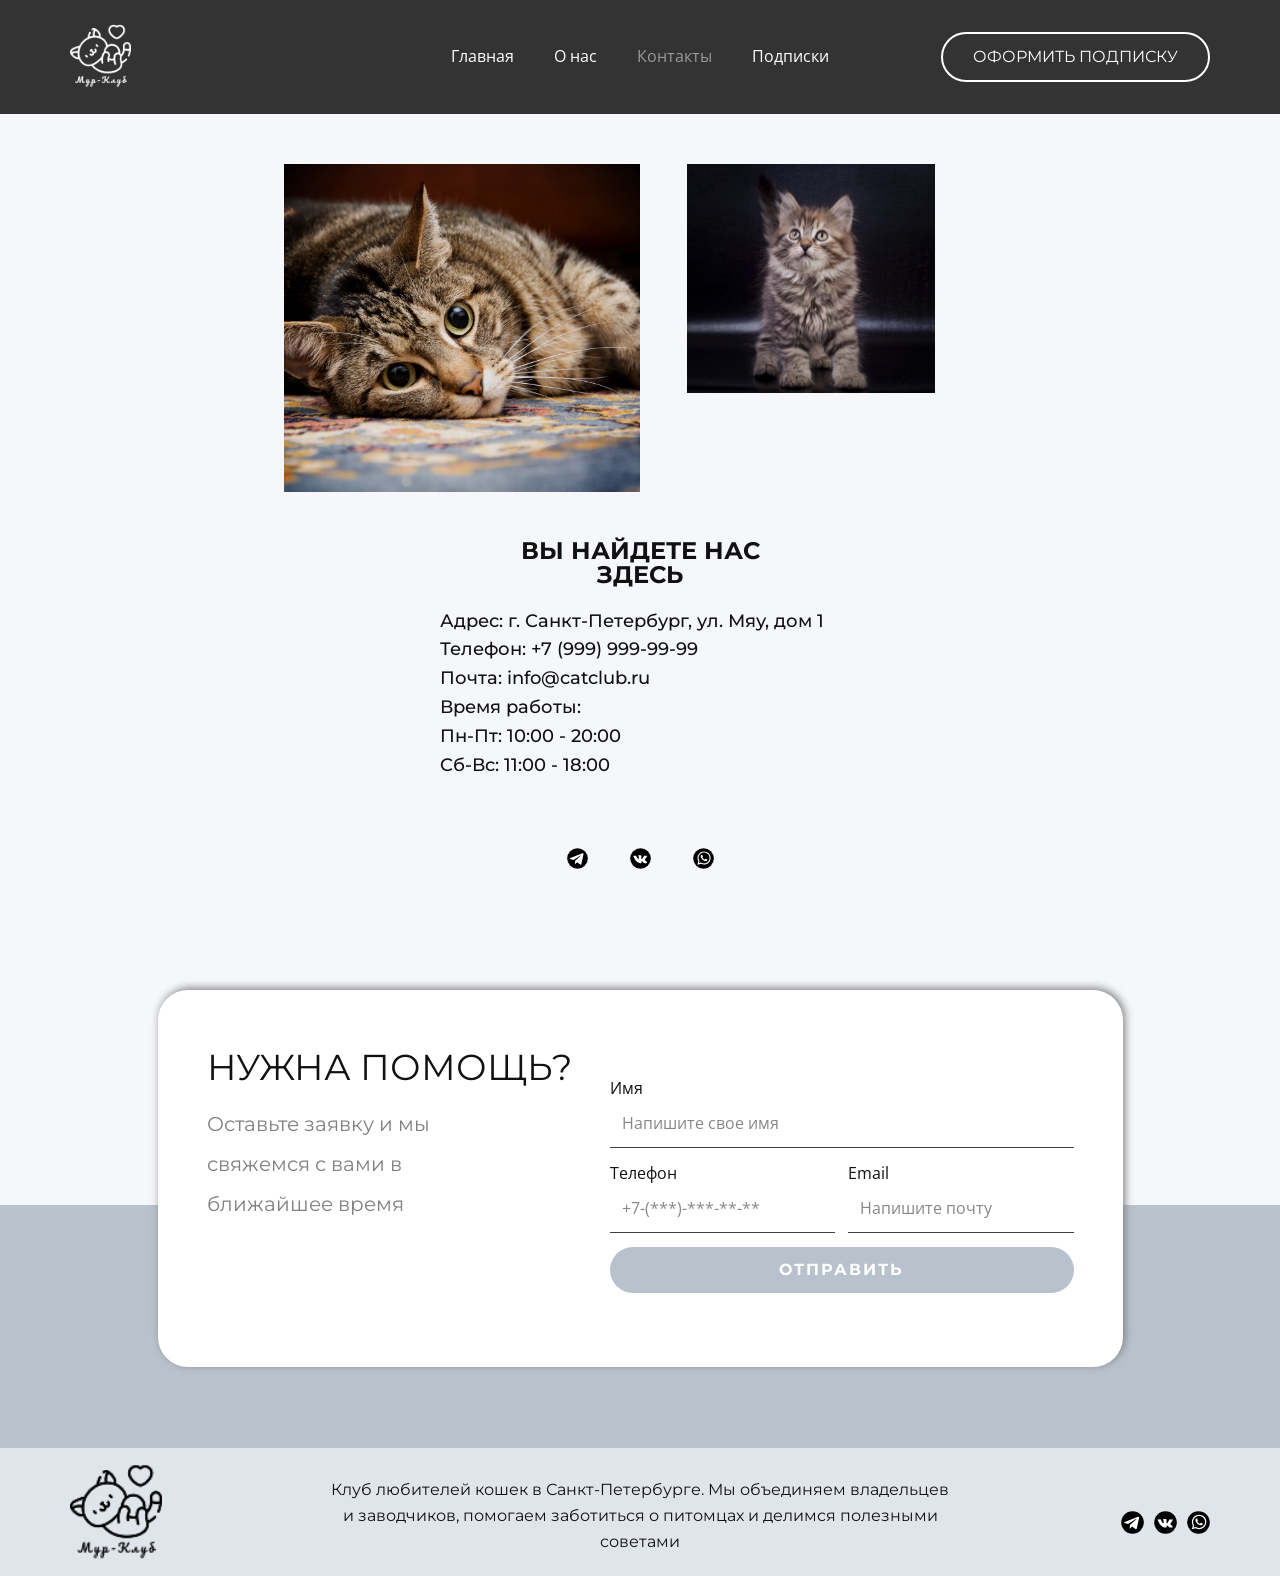
<file: Контакты.html>
<!DOCTYPE html>
<html style="font-size: 16px;">
  <head>
    <meta charset="utf-8">
    <title>Контакты</title>
    <link rel="stylesheet" href="nicepage.css" media="screen">
<link rel="stylesheet" href="Контакты.css" media="screen">
    <script class="u-script" type="text/javascript" src="jquery.js" defer=""></script>
    <script class="u-script" type="text/javascript" src="nicepage.js" defer=""></script>
    <link id="u-theme-google-font" rel="stylesheet" href="https://fonts.googleapis.com/css?family=Roboto:100,100i,300,300i,400,400i,500,500i,700,700i,900,900i|Open+Sans:300,300i,400,400i,600,600i,700,700i,800,800i">
    <link id="u-page-google-font" rel="stylesheet" href="https://fonts.googleapis.com/css?family=Montserrat:100,100i,200,200i,300,300i,400,400i,500,500i,600,600i,700,700i,800,800i,900,900i">
  </head>
  <body class="u-body"><header class="u-clearfix u-header" id="sec-2f8a"><div class="u-clearfix u-sheet u-sheet-1">
        <a href="#" class="u-image u-logo u-image-1" data-image-width="144" data-image-height="150">
          <img src="images/Group16.png" class="u-logo-image u-logo-image-1">
        </a>
        <nav class="u-menu u-menu-one-level u-offcanvas u-menu-1" role="navigation" aria-label="Menu navigation">
          <div class="menu-collapse" style="font-size: 1rem; letter-spacing: 0px;">
            <a class="u-block-db0f-23 u-button-style u-custom-left-right-menu-spacing u-custom-padding-bottom u-custom-text-active-color u-custom-text-hover-color u-custom-top-bottom-menu-spacing u-hamburger-link u-nav-link u-text-active-palette-1-base u-text-hover-palette-2-base" href="#" tabindex="-1" aria-label="Open menu" aria-controls="a94c">
              <svg class="u-svg-link" viewBox="0 0 24 24"><use xmlns:xlink="http://www.w3.org/1999/xlink" xlink:href="#menu-hamburger"></use></svg>
              <svg class="u-svg-content" version="1.1" id="menu-hamburger" viewBox="0 0 16 16" x="0px" y="0px" xmlns:xlink="http://www.w3.org/1999/xlink" xmlns="http://www.w3.org/2000/svg"><g><rect y="1" width="16" height="2"></rect><rect y="7" width="16" height="2"></rect><rect y="13" width="16" height="2"></rect>
</g></svg>
            </a>
          </div>
          <div class="u-custom-menu u-nav-container">
            <ul class="u-nav u-unstyled u-nav-1" role="menubar"><li class="u-nav-item"><a class="u-button-style u-nav-link u-text-active-grey-40 u-text-hover-grey-50" href="Главная-страница.html">Главная</a>
</li><li class="u-nav-item"><a class="u-button-style u-nav-link u-text-active-grey-40 u-text-hover-grey-50" href="О-нас.html">О нас</a>
</li><li class="u-nav-item"><a class="u-button-style u-nav-link u-text-active-grey-40 u-text-hover-grey-50" href="Контакты.html">Контакты</a>
</li><li class="u-nav-item"><a class="u-button-style u-nav-link u-text-active-grey-40 u-text-hover-grey-50" href="Подписки.html">Подписки</a>
</li></ul>
          </div>
          <div class="u-custom-menu u-nav-container-collapse" id="a94c" role="region" aria-label="Menu panel">
            <div class="u-black u-container-style u-inner-container-layout u-opacity u-opacity-95 u-sidenav">
              <div class="u-inner-container-layout u-sidenav-overflow">
                <div class="u-menu-close" tabindex="-1" aria-label="Close menu"></div>
                <ul class="u-align-center u-nav u-popupmenu-items u-unstyled u-nav-2"><li class="u-nav-item"><a class="u-button-style u-nav-link" href="Главная-страница.html">Главная</a>
</li><li class="u-nav-item"><a class="u-button-style u-nav-link" href="О-нас.html">О нас</a>
</li><li class="u-nav-item"><a class="u-button-style u-nav-link" href="Контакты.html">Контакты</a>
</li><li class="u-nav-item"><a class="u-button-style u-nav-link" href="Подписки.html">Подписки</a>
</li></ul>
              </div>
            </div>
            <div class="u-black u-menu-overlay u-opacity u-opacity-70"></div>
          </div>
        </nav>
        <a href="Оплата.html" data-page-id="67157278" class="u-btn u-button-style u-btn-1">Оформить подписку</a>
      </div></header>
    <section class="u-align-center u-clearfix u-custom-color-5 u-section-1" id="carousel_8089">
      <div class="u-clearfix u-sheet u-sheet-1">
        <img class="u-image u-image-1" src="images/1516508548-0.jpeg" data-image-width="1504" data-image-height="1000">
        <img class="u-image u-image-2" src="images/1516508548-02.jpeg">
        <h6 class="u-align-center-lg u-align-center-md u-text u-text-1">Вы найдете нас здесь</h6>
        <p class="u-align-left-lg u-align-left-md u-align-left-xl u-custom-font u-font-montserrat u-text u-text-2">Адрес: г. Санкт-Петербург, ул. Мяу, дом 1<br>Телефон: +7 (999) 999-99-99<br>Почта: info@catclub.ru<br>Время работы:&nbsp;<br>Пн-Пт: 10:00 - 20:00<br>Cб-Вс: 11:00 - 18:00
        </p>
        <div class="u-align-center u-social-icons u-spacing-42 u-social-icons-1">
          <a class="u-social-url" target="_blank" title="Telegram" href=""><span class="u-icon u-social-icon u-social-telegram u-text-black u-icon-1"><svg class="u-svg-link" preserveAspectRatio="xMidYMin slice" viewBox="0 0 112 112" style=""><use xmlns:xlink="http://www.w3.org/1999/xlink" xlink:href="#svg-5b47"></use></svg><svg class="u-svg-content" viewBox="0 0 112 112" x="0" y="0" id="svg-5b47"><circle fill="currentColor" cx="56.1" cy="56.1" r="55"></circle><path fill="#FFFFFF" d="M18.4,53.2l64.7-24.9c3-1.1,5.6,0.7,4.7,5.3l0,0l-11,51.8c-0.8,3.7-3,4.6-6.1,2.8L53.9,75.8l-8.1,7.8
	c-0.9,0.9-1.7,1.6-3.4,1.6l1.2-17l31.1-28c1.4-1.2-0.3-1.9-2.1-0.7L34.2,63.7l-16.6-5.2C14,57.4,14,54.9,18.4,53.2L18.4,53.2z"></path></svg></span>
          </a>
          <a class="u-social-url" target="_blank" title="VK" href=""><span class="u-icon u-social-icon u-social-vk u-text-black u-icon-2"><svg class="u-svg-link" preserveAspectRatio="xMidYMin slice" viewBox="0 0 112 112" style=""><use xmlns:xlink="http://www.w3.org/1999/xlink" xlink:href="#svg-874e"></use></svg><svg class="u-svg-content" viewBox="0 0 112 112" x="0" y="0" id="svg-874e"><circle fill="currentColor" class="st0" cx="56.1" cy="56.1" r="55"></circle><path fill="#FFFFFF" d="M88.2,80.7l-9.8,0.1c0,0-2.1,0.4-4.9-1.5c-3.7-2.5-7.2-9.1-9.9-8.2C60.9,72,61,77.9,61,77.9s0,1.3-0.6,1.9
            c-0.7,0.7-2,0.9-2,0.9H54c0,0-9.7,0.6-18.3-8.3c-9.3-9.7-17.6-29-17.6-29s-0.5-1.3,0-1.9c0.6-0.7,2.2-0.7,2.2-0.7l10.5-0.1
            c0,0,1,0.2,1.7,0.7c0.6,0.4,0.9,1.2,0.9,1.2s1.7,4.3,4,8.2c4.4,7.6,6.4,9.3,7.9,8.4c2.2-1.2,1.5-10.7,1.5-10.7s0-3.5-1.1-5
            c-0.9-1.2-2.5-1.5-3.3-1.6c-0.6-0.1,0.4-1.5,1.6-2.1c1.9-0.9,5.2-1,9.2-0.9c3.1,0,4,0.2,5.2,0.5c3.6,0.9,2.4,4.3,2.4,12.4
            c0,2.6-0.5,6.3,1.4,7.5c0.8,0.5,2.8,0.1,7.7-8.3c2.3-4,4.1-8.6,4.1-8.6s0.4-0.8,1-1.2s1.4-0.3,1.4-0.3l11.1-0.1c0,0,3.3-0.4,3.9,1.1
            c0.6,1.6-1.2,5.3-5.8,11.3c-7.4,9.9-8.3,9-2.1,14.7c5.9,5.5,7.1,8.1,7.3,8.5C93.4,80.4,88.2,80.7,88.2,80.7z"></path></svg></span>
          </a>
          <a class="u-social-url" target="_blank" title="Whatsapp" href=""><span class="u-icon u-social-icon u-social-whatsapp u-text-black u-icon-3"><svg class="u-svg-link" preserveAspectRatio="xMidYMin slice" viewBox="0 0 112 112" style=""><use xmlns:xlink="http://www.w3.org/1999/xlink" xlink:href="#svg-c9f7"></use></svg><svg class="u-svg-content" viewBox="0 0 112 112" x="0" y="0" id="svg-c9f7"><circle fill="currentColor" cx="56.1" cy="56.1" r="55"></circle><path fill="#FFFFFF" d="M83.8,28.3C77.2,21.7,68.4,18,59,18c-19.3,0-35.1,15.7-35.1,35.1c0,6.2,1.6,12.2,4.7,17.5l-5,18.2L42.2,84
	c5.1,2.8,10.9,4.3,16.8,4.3h0l0,0c19.3,0,35.1-15.7,35.1-35.1C94.1,43.8,90.5,35,83.8,28.3 M59,82.3L59,82.3
	c-5.2,0-10.4-1.4-14.9-4.1l-1.1-0.6l-11,2.9L35,69.8l-0.7-1.1c-2.9-4.6-4.5-10-4.5-15.5C29.8,37,42.9,24,59,24
	c7.8,0,15.1,3,20.6,8.6c5.5,5.5,8.5,12.8,8.5,20.6C88.2,69.2,75.1,82.3,59,82.3 M75,60.5c-0.9-0.4-5.2-2.6-6-2.9
	c-0.8-0.3-1.4-0.4-2,0.4s-2.3,2.9-2.8,3.4c-0.5,0.6-1,0.7-1.9,0.2c-0.9-0.4-3.7-1.4-7.1-4.4c-2.6-2.3-4.4-5.2-4.9-6.1
	c-0.5-0.9-0.1-1.4,0.4-1.8c0.4-0.4,0.9-1,1.3-1.5c0.4-0.5,0.6-0.9,0.9-1.5c0.3-0.6,0.1-1.1-0.1-1.5c-0.2-0.4-2-4.8-2.7-6.5
	c-0.7-1.7-1.4-1.5-2-1.5c-0.5,0-1.1,0-1.7,0c-0.6,0-1.5,0.2-2.3,1.1c-0.8,0.9-3.1,3-3.1,7.3c0,4.3,3.1,8.5,3.6,9.1
	c0.4,0.6,6.2,9.4,15,13.2c2.1,0.9,3.7,1.4,5,1.8c2.1,0.7,4,0.6,5.5,0.3c1.7-0.3,5.2-2.1,5.9-4.2c0.7-2,0.7-3.8,0.5-4.2
	C76.5,61.1,75.9,60.9,75,60.5"></path></svg></span>
          </a>
        </div>
      </div>
    </section>
    <section class="u-clearfix u-palette-5-base u-section-2" id="sec-6771">
      <div class="u-expanded-width u-palette-5-light-3 u-shape u-shape-rectangle u-shape-1"></div>
      <div class="u-align-center-sm u-align-center-xs u-container-style u-group u-radius-30 u-shape-round u-white u-group-1">
        <div class="u-container-layout u-valign-middle-xs u-container-layout-1">
          <h3 class="u-text u-text-default u-text-1">Нужна помощь?</h3>
          <div class="u-form u-form-1">
            <form action="#" class="u-clearfix u-form-spacing-13 u-form-vertical u-inner-form" style="padding: 0px;" name="form-2">
              <div class="u-form-group u-form-name">
                <label for="name-da97" class="u-label">Имя</label>
                <input type="text" placeholder="Напишите свое имя" id="name-da97" name="name" class="u-border-1 u-border-grey-75 u-border-no-left u-border-no-right u-border-no-top u-input u-input-rectangle" required="">
              </div>
              <div class="u-form-group u-form-partition-factor-2 u-form-phone u-form-group-2">
                <label for="phone-10f2" class="u-label">Телефон</label>
                <input type="tel" pattern="\+?\d{0,3}[\s\(\-]?([0-9]{2,3})[\s\)\-]?([\s\-]?)([0-9]{3})[\s\-]?([0-9]{2})[\s\-]?([0-9]{2})" placeholder="+7-(***)-***-**-**" id="phone-10f2" name="phone" class="u-border-1 u-border-grey-75 u-border-no-left u-border-no-right u-border-no-top u-input u-input-rectangle" required="">
              </div>
              <div class="u-form-email u-form-group u-form-partition-factor-2">
                <label for="email-da97" class="u-label">Email</label>
                <input type="email" placeholder="Напишите почту" id="email-da97" name="email" class="u-border-1 u-border-grey-75 u-border-no-left u-border-no-right u-border-no-top u-input u-input-rectangle" required="">
              </div>
              <div class="u-form-group u-form-submit">
                <a href="#" class="u-active-palette-5-dark-1 u-border-none u-btn u-btn-round u-btn-submit u-button-style u-hover-palette-5-dark-1 u-palette-5-base u-radius-50 u-text-body-alt-color u-btn-1">Отправить<br>
                </a>
                <input type="submit" value="submit" class="u-form-control-hidden">
              </div>
              <div class="u-form-send-message u-form-send-success"> Thank you! Your message has been sent. </div>
              <div class="u-form-send-error u-form-send-message"> Unable to send your message. Please fix errors then try again. </div>
              <input type="hidden" value="" name="recaptchaResponse">
            </form>
          </div>
          <p class="u-custom-font u-font-montserrat u-text u-text-grey-50 u-text-2">Оставьте заявку и мы свяжемся с вами в ближайшее время</p>
        </div>
      </div>
    </section>
    
    
    <footer class="u-align-center-md u-align-center-sm u-align-center-xs u-clearfix u-custom-color-4 u-footer" id="sec-3d1c"><div class="u-clearfix u-sheet u-sheet-1">
        <a href="https://nicepage.com" class="u-image u-logo u-image-1" data-image-width="144" data-image-height="150">
          <img src="images/Group15.png" class="u-logo-image u-logo-image-1">
        </a>
        <div class="u-align-left u-social-icons u-spacing-10 u-social-icons-1">
          <a class="u-social-url" target="_blank" title="Telegram" href=""><span class="u-icon u-social-icon u-social-telegram u-text-black u-icon-1"><svg class="u-svg-link" preserveAspectRatio="xMidYMin slice" viewBox="0 0 112 112" style=""><use xmlns:xlink="http://www.w3.org/1999/xlink" xlink:href="#svg-b026"></use></svg><svg class="u-svg-content" viewBox="0 0 112 112" x="0" y="0" id="svg-b026"><circle fill="currentColor" cx="56.1" cy="56.1" r="55"></circle><path fill="#FFFFFF" d="M18.4,53.2l64.7-24.9c3-1.1,5.6,0.7,4.7,5.3l0,0l-11,51.8c-0.8,3.7-3,4.6-6.1,2.8L53.9,75.8l-8.1,7.8
	c-0.9,0.9-1.7,1.6-3.4,1.6l1.2-17l31.1-28c1.4-1.2-0.3-1.9-2.1-0.7L34.2,63.7l-16.6-5.2C14,57.4,14,54.9,18.4,53.2L18.4,53.2z"></path></svg></span>
          </a>
          <a class="u-social-url" target="_blank" title="VK" href=""><span class="u-icon u-social-icon u-social-vk u-text-black u-icon-2"><svg class="u-svg-link" preserveAspectRatio="xMidYMin slice" viewBox="0 0 112 112" style=""><use xmlns:xlink="http://www.w3.org/1999/xlink" xlink:href="#svg-9268"></use></svg><svg class="u-svg-content" viewBox="0 0 112 112" x="0" y="0" id="svg-9268"><circle fill="currentColor" class="st0" cx="56.1" cy="56.1" r="55"></circle><path fill="#FFFFFF" d="M88.2,80.7l-9.8,0.1c0,0-2.1,0.4-4.9-1.5c-3.7-2.5-7.2-9.1-9.9-8.2C60.9,72,61,77.9,61,77.9s0,1.3-0.6,1.9
            c-0.7,0.7-2,0.9-2,0.9H54c0,0-9.7,0.6-18.3-8.3c-9.3-9.7-17.6-29-17.6-29s-0.5-1.3,0-1.9c0.6-0.7,2.2-0.7,2.2-0.7l10.5-0.1
            c0,0,1,0.2,1.7,0.7c0.6,0.4,0.9,1.2,0.9,1.2s1.7,4.3,4,8.2c4.4,7.6,6.4,9.3,7.9,8.4c2.2-1.2,1.5-10.7,1.5-10.7s0-3.5-1.1-5
            c-0.9-1.2-2.5-1.5-3.3-1.6c-0.6-0.1,0.4-1.5,1.6-2.1c1.9-0.9,5.2-1,9.2-0.9c3.1,0,4,0.2,5.2,0.5c3.6,0.9,2.4,4.3,2.4,12.4
            c0,2.6-0.5,6.3,1.4,7.5c0.8,0.5,2.8,0.1,7.7-8.3c2.3-4,4.1-8.6,4.1-8.6s0.4-0.8,1-1.2s1.4-0.3,1.4-0.3l11.1-0.1c0,0,3.3-0.4,3.9,1.1
            c0.6,1.6-1.2,5.3-5.8,11.3c-7.4,9.9-8.3,9-2.1,14.7c5.9,5.5,7.1,8.1,7.3,8.5C93.4,80.4,88.2,80.7,88.2,80.7z"></path></svg></span>
          </a>
          <a class="u-social-url" target="_blank" title="Whatsapp" href=""><span class="u-icon u-social-icon u-social-whatsapp u-text-black u-icon-3"><svg class="u-svg-link" preserveAspectRatio="xMidYMin slice" viewBox="0 0 112 112" style=""><use xmlns:xlink="http://www.w3.org/1999/xlink" xlink:href="#svg-5096"></use></svg><svg class="u-svg-content" viewBox="0 0 112 112" x="0" y="0" id="svg-5096"><circle fill="currentColor" cx="56.1" cy="56.1" r="55"></circle><path fill="#FFFFFF" d="M83.8,28.3C77.2,21.7,68.4,18,59,18c-19.3,0-35.1,15.7-35.1,35.1c0,6.2,1.6,12.2,4.7,17.5l-5,18.2L42.2,84
	c5.1,2.8,10.9,4.3,16.8,4.3h0l0,0c19.3,0,35.1-15.7,35.1-35.1C94.1,43.8,90.5,35,83.8,28.3 M59,82.3L59,82.3
	c-5.2,0-10.4-1.4-14.9-4.1l-1.1-0.6l-11,2.9L35,69.8l-0.7-1.1c-2.9-4.6-4.5-10-4.5-15.5C29.8,37,42.9,24,59,24
	c7.8,0,15.1,3,20.6,8.6c5.5,5.5,8.5,12.8,8.5,20.6C88.2,69.2,75.1,82.3,59,82.3 M75,60.5c-0.9-0.4-5.2-2.6-6-2.9
	c-0.8-0.3-1.4-0.4-2,0.4s-2.3,2.9-2.8,3.4c-0.5,0.6-1,0.7-1.9,0.2c-0.9-0.4-3.7-1.4-7.1-4.4c-2.6-2.3-4.4-5.2-4.9-6.1
	c-0.5-0.9-0.1-1.4,0.4-1.8c0.4-0.4,0.9-1,1.3-1.5c0.4-0.5,0.6-0.9,0.9-1.5c0.3-0.6,0.1-1.1-0.1-1.5c-0.2-0.4-2-4.8-2.7-6.5
	c-0.7-1.7-1.4-1.5-2-1.5c-0.5,0-1.1,0-1.7,0c-0.6,0-1.5,0.2-2.3,1.1c-0.8,0.9-3.1,3-3.1,7.3c0,4.3,3.1,8.5,3.6,9.1
	c0.4,0.6,6.2,9.4,15,13.2c2.1,0.9,3.7,1.4,5,1.8c2.1,0.7,4,0.6,5.5,0.3c1.7-0.3,5.2-2.1,5.9-4.2c0.7-2,0.7-3.8,0.5-4.2
	C76.5,61.1,75.9,60.9,75,60.5"></path></svg></span>
          </a>
        </div>
        <p class="u-align-center-lg u-align-center-md u-align-center-xl u-custom-font u-font-montserrat u-text u-text-1">Клуб любителей кошек в Санкт-Петербурге. Мы объединяем владельцев и заводчиков, помогаем заботиться о питомцах и делимся полезными советами</p>
      </div></footer>
  </body>
</html>
</file>
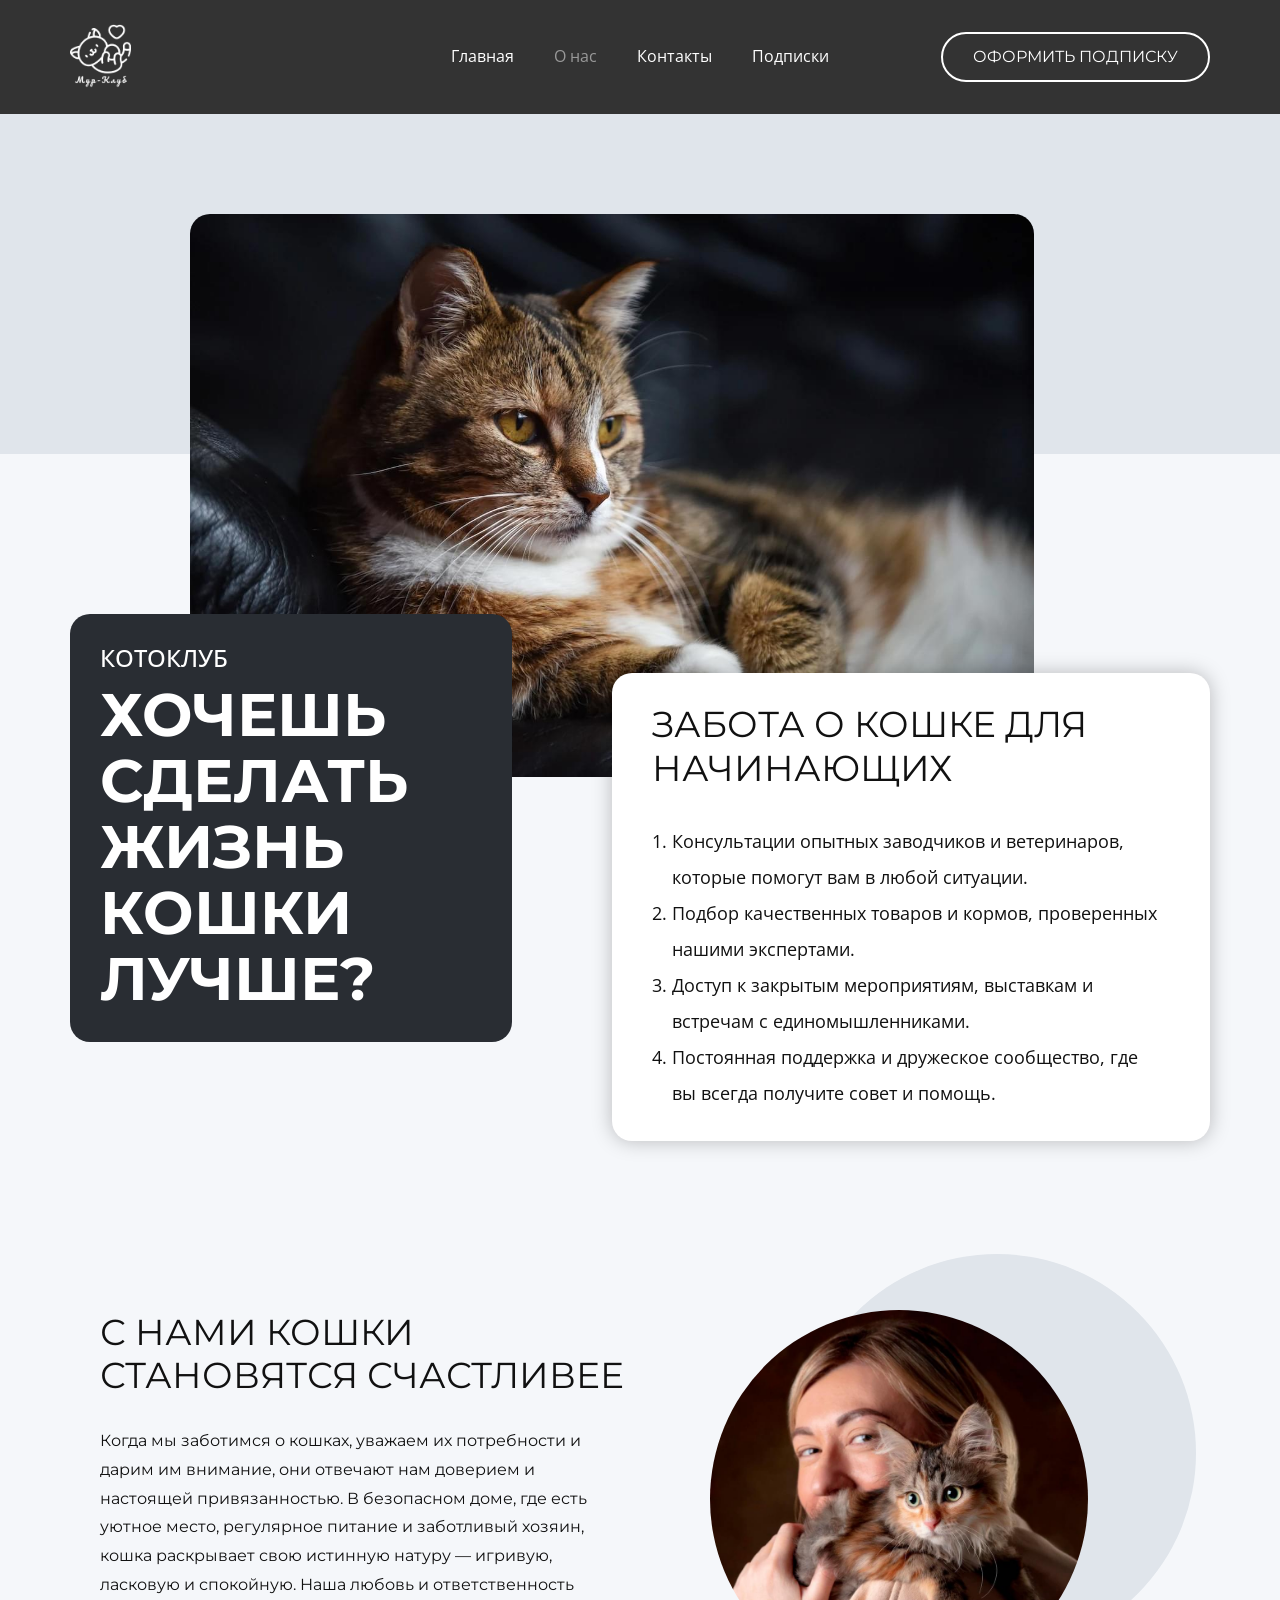
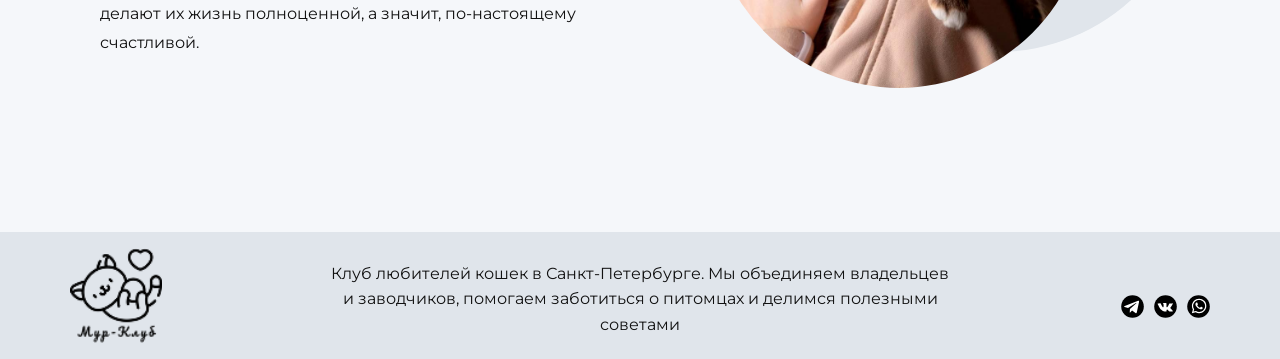
<file: О-нас.html>
<!DOCTYPE html>
<html style="font-size: 16px;">
  <head>
    <meta charset="utf-8">
    <title>О нас</title>
    <link rel="stylesheet" href="nicepage.css" media="screen">
<link rel="stylesheet" href="О-нас.css" media="screen">
    <script class="u-script" type="text/javascript" src="jquery.js" defer=""></script>
    <script class="u-script" type="text/javascript" src="nicepage.js" defer=""></script>
    <link id="u-theme-google-font" rel="stylesheet" href="https://fonts.googleapis.com/css?family=Roboto:100,100i,300,300i,400,400i,500,500i,700,700i,900,900i|Open+Sans:300,300i,400,400i,600,600i,700,700i,800,800i">
    <link id="u-page-google-font" rel="stylesheet" href="https://fonts.googleapis.com/css?family=Montserrat:100,100i,200,200i,300,300i,400,400i,500,500i,600,600i,700,700i,800,800i,900,900i">
  </head>
  <body class="u-body"><header class="u-clearfix u-header" id="sec-2f8a"><div class="u-clearfix u-sheet u-sheet-1">
        <a href="#" class="u-image u-logo u-image-1" data-image-width="144" data-image-height="150">
          <img src="images/Group16.png" class="u-logo-image u-logo-image-1">
        </a>
        <nav class="u-menu u-menu-one-level u-offcanvas u-menu-1" role="navigation" aria-label="Menu navigation">
          <div class="menu-collapse" style="font-size: 1rem; letter-spacing: 0px;">
            <a class="u-block-db0f-23 u-button-style u-custom-left-right-menu-spacing u-custom-padding-bottom u-custom-text-active-color u-custom-text-hover-color u-custom-top-bottom-menu-spacing u-hamburger-link u-nav-link u-text-active-palette-1-base u-text-hover-palette-2-base" href="#" tabindex="-1" aria-label="Open menu" aria-controls="a94c">
              <svg class="u-svg-link" viewBox="0 0 24 24"><use xmlns:xlink="http://www.w3.org/1999/xlink" xlink:href="#menu-hamburger"></use></svg>
              <svg class="u-svg-content" version="1.1" id="menu-hamburger" viewBox="0 0 16 16" x="0px" y="0px" xmlns:xlink="http://www.w3.org/1999/xlink" xmlns="http://www.w3.org/2000/svg"><g><rect y="1" width="16" height="2"></rect><rect y="7" width="16" height="2"></rect><rect y="13" width="16" height="2"></rect>
</g></svg>
            </a>
          </div>
          <div class="u-custom-menu u-nav-container">
            <ul class="u-nav u-unstyled u-nav-1" role="menubar"><li class="u-nav-item"><a class="u-button-style u-nav-link u-text-active-grey-40 u-text-hover-grey-50" href="Главная-страница.html">Главная</a>
</li><li class="u-nav-item"><a class="u-button-style u-nav-link u-text-active-grey-40 u-text-hover-grey-50" href="О-нас.html">О нас</a>
</li><li class="u-nav-item"><a class="u-button-style u-nav-link u-text-active-grey-40 u-text-hover-grey-50" href="Контакты.html">Контакты</a>
</li><li class="u-nav-item"><a class="u-button-style u-nav-link u-text-active-grey-40 u-text-hover-grey-50" href="Подписки.html">Подписки</a>
</li></ul>
          </div>
          <div class="u-custom-menu u-nav-container-collapse" id="a94c" role="region" aria-label="Menu panel">
            <div class="u-black u-container-style u-inner-container-layout u-opacity u-opacity-95 u-sidenav">
              <div class="u-inner-container-layout u-sidenav-overflow">
                <div class="u-menu-close" tabindex="-1" aria-label="Close menu"></div>
                <ul class="u-align-center u-nav u-popupmenu-items u-unstyled u-nav-2"><li class="u-nav-item"><a class="u-button-style u-nav-link" href="Главная-страница.html">Главная</a>
</li><li class="u-nav-item"><a class="u-button-style u-nav-link" href="О-нас.html">О нас</a>
</li><li class="u-nav-item"><a class="u-button-style u-nav-link" href="Контакты.html">Контакты</a>
</li><li class="u-nav-item"><a class="u-button-style u-nav-link" href="Подписки.html">Подписки</a>
</li></ul>
              </div>
            </div>
            <div class="u-black u-menu-overlay u-opacity u-opacity-70"></div>
          </div>
        </nav>
        <a href="Оплата.html" data-page-id="67157278" class="u-btn u-button-style u-btn-1">Оформить подписку</a>
      </div></header>
    <section class="u-clearfix u-palette-5-light-3 u-section-1" id="sec-86e0">
      <div class="u-expanded-width u-palette-5-light-2 u-shape u-shape-rectangle u-shape-1"></div>
      <img class="u-image u-image-round u-radius-20 u-image-1" src="images/51b70c74-b452-5494-cd8f-3e69c7c523801.jpg" alt="" data-image-width="1380" data-image-height="921">
      <div class="u-align-left u-container-align-left u-container-style u-group u-palette-5-dark-3 u-radius-20 u-shape-round u-group-1">
        <div class="u-container-layout u-container-layout-1">
          <h4 class="u-align-left u-custom-font u-text u-text-default u-text-font u-text-1">Котоклуб</h4>
          <h2 class="u-align-left u-text u-text-2">Хочешь сделать жизнь кошки лучше? </h2>
        </div>
      </div>
      <div class="u-align-left u-container-align-left u-container-style u-group u-radius-20 u-shape-round u-white u-group-2">
        <div class="u-container-layout u-container-layout-2">
          <h3 class="u-align-left u-text u-text-3">Забота о кошке для начинающих</h3>
          <ol class="u-align-left u-text u-text-4">
            <li> Консультации опытных заводчиков и ветеринаров, которые помогут вам в любой ситуации.</li>
            <li>Подбор качественных товаров и кормов, проверенных нашими экспертами.</li>
            <li>Доступ к закрытым мероприятиям, выставкам и встречам с единомышленниками.</li>
            <li>Постоянная поддержка и дружеское сообщество, где вы всегда получите совет и помощь.</li>
          </ol>
        </div>
      </div>
    </section>
    <section class="u-align-center u-clearfix u-container-align-center u-palette-5-light-3 u-section-2" id="sec-33df">
      <div class="u-clearfix u-sheet u-valign-middle u-sheet-1">
        <div class="u-clearfix u-expanded-width u-layout-wrap u-layout-wrap-1">
          <div class="u-layout">
            <div class="u-layout-row">
              <div class="u-container-align-left u-container-style u-layout-cell u-left-cell u-size-30 u-layout-cell-1">
                <div class="u-container-layout u-container-layout-1">
                  <h3 class="u-align-left u-text u-text-1">С нами кошки становятся счастливее</h3>
                  <p class="u-align-left u-custom-font u-font-montserrat u-text u-text-2"> Когда мы заботимся о кошках, уважаем их потребности и дарим им внимание, они отвечают нам доверием и настоящей привязанностью. В безопасном доме, где есть уютное место, регулярное питание и заботливый хозяин, кошка раскрывает свою истинную натуру — игривую, ласковую и спокойную. Наша любовь и ответственность делают их жизнь полноценной, а значит, по-настоящему счастливой.<br>
                  </p>
                </div>
              </div>
              <div class="u-container-style u-layout-cell u-right-cell u-size-30 u-layout-cell-2">
                <div class="u-container-layout u-valign-middle-sm u-valign-middle-xs u-container-layout-2">
                  <div class="u-palette-5-light-2 u-shape u-shape-circle u-shape-1"></div>
                  <div alt="" class="u-image u-image-circle u-image-1" data-image-width="1380" data-image-height="920"></div>
                </div>
              </div>
            </div>
          </div>
        </div>
      </div>
    </section>
    
    
    <footer class="u-align-center-md u-align-center-sm u-align-center-xs u-clearfix u-custom-color-4 u-footer" id="sec-3d1c"><div class="u-clearfix u-sheet u-sheet-1">
        <a href="https://nicepage.com" class="u-image u-logo u-image-1" data-image-width="144" data-image-height="150">
          <img src="images/Group15.png" class="u-logo-image u-logo-image-1">
        </a>
        <div class="u-align-left u-social-icons u-spacing-10 u-social-icons-1">
          <a class="u-social-url" target="_blank" title="Telegram" href=""><span class="u-icon u-social-icon u-social-telegram u-text-black u-icon-1"><svg class="u-svg-link" preserveAspectRatio="xMidYMin slice" viewBox="0 0 112 112" style=""><use xmlns:xlink="http://www.w3.org/1999/xlink" xlink:href="#svg-b026"></use></svg><svg class="u-svg-content" viewBox="0 0 112 112" x="0" y="0" id="svg-b026"><circle fill="currentColor" cx="56.1" cy="56.1" r="55"></circle><path fill="#FFFFFF" d="M18.4,53.2l64.7-24.9c3-1.1,5.6,0.7,4.7,5.3l0,0l-11,51.8c-0.8,3.7-3,4.6-6.1,2.8L53.9,75.8l-8.1,7.8
	c-0.9,0.9-1.7,1.6-3.4,1.6l1.2-17l31.1-28c1.4-1.2-0.3-1.9-2.1-0.7L34.2,63.7l-16.6-5.2C14,57.4,14,54.9,18.4,53.2L18.4,53.2z"></path></svg></span>
          </a>
          <a class="u-social-url" target="_blank" title="VK" href=""><span class="u-icon u-social-icon u-social-vk u-text-black u-icon-2"><svg class="u-svg-link" preserveAspectRatio="xMidYMin slice" viewBox="0 0 112 112" style=""><use xmlns:xlink="http://www.w3.org/1999/xlink" xlink:href="#svg-9268"></use></svg><svg class="u-svg-content" viewBox="0 0 112 112" x="0" y="0" id="svg-9268"><circle fill="currentColor" class="st0" cx="56.1" cy="56.1" r="55"></circle><path fill="#FFFFFF" d="M88.2,80.7l-9.8,0.1c0,0-2.1,0.4-4.9-1.5c-3.7-2.5-7.2-9.1-9.9-8.2C60.9,72,61,77.9,61,77.9s0,1.3-0.6,1.9
            c-0.7,0.7-2,0.9-2,0.9H54c0,0-9.7,0.6-18.3-8.3c-9.3-9.7-17.6-29-17.6-29s-0.5-1.3,0-1.9c0.6-0.7,2.2-0.7,2.2-0.7l10.5-0.1
            c0,0,1,0.2,1.7,0.7c0.6,0.4,0.9,1.2,0.9,1.2s1.7,4.3,4,8.2c4.4,7.6,6.4,9.3,7.9,8.4c2.2-1.2,1.5-10.7,1.5-10.7s0-3.5-1.1-5
            c-0.9-1.2-2.5-1.5-3.3-1.6c-0.6-0.1,0.4-1.5,1.6-2.1c1.9-0.9,5.2-1,9.2-0.9c3.1,0,4,0.2,5.2,0.5c3.6,0.9,2.4,4.3,2.4,12.4
            c0,2.6-0.5,6.3,1.4,7.5c0.8,0.5,2.8,0.1,7.7-8.3c2.3-4,4.1-8.6,4.1-8.6s0.4-0.8,1-1.2s1.4-0.3,1.4-0.3l11.1-0.1c0,0,3.3-0.4,3.9,1.1
            c0.6,1.6-1.2,5.3-5.8,11.3c-7.4,9.9-8.3,9-2.1,14.7c5.9,5.5,7.1,8.1,7.3,8.5C93.4,80.4,88.2,80.7,88.2,80.7z"></path></svg></span>
          </a>
          <a class="u-social-url" target="_blank" title="Whatsapp" href=""><span class="u-icon u-social-icon u-social-whatsapp u-text-black u-icon-3"><svg class="u-svg-link" preserveAspectRatio="xMidYMin slice" viewBox="0 0 112 112" style=""><use xmlns:xlink="http://www.w3.org/1999/xlink" xlink:href="#svg-5096"></use></svg><svg class="u-svg-content" viewBox="0 0 112 112" x="0" y="0" id="svg-5096"><circle fill="currentColor" cx="56.1" cy="56.1" r="55"></circle><path fill="#FFFFFF" d="M83.8,28.3C77.2,21.7,68.4,18,59,18c-19.3,0-35.1,15.7-35.1,35.1c0,6.2,1.6,12.2,4.7,17.5l-5,18.2L42.2,84
	c5.1,2.8,10.9,4.3,16.8,4.3h0l0,0c19.3,0,35.1-15.7,35.1-35.1C94.1,43.8,90.5,35,83.8,28.3 M59,82.3L59,82.3
	c-5.2,0-10.4-1.4-14.9-4.1l-1.1-0.6l-11,2.9L35,69.8l-0.7-1.1c-2.9-4.6-4.5-10-4.5-15.5C29.8,37,42.9,24,59,24
	c7.8,0,15.1,3,20.6,8.6c5.5,5.5,8.5,12.8,8.5,20.6C88.2,69.2,75.1,82.3,59,82.3 M75,60.5c-0.9-0.4-5.2-2.6-6-2.9
	c-0.8-0.3-1.4-0.4-2,0.4s-2.3,2.9-2.8,3.4c-0.5,0.6-1,0.7-1.9,0.2c-0.9-0.4-3.7-1.4-7.1-4.4c-2.6-2.3-4.4-5.2-4.9-6.1
	c-0.5-0.9-0.1-1.4,0.4-1.8c0.4-0.4,0.9-1,1.3-1.5c0.4-0.5,0.6-0.9,0.9-1.5c0.3-0.6,0.1-1.1-0.1-1.5c-0.2-0.4-2-4.8-2.7-6.5
	c-0.7-1.7-1.4-1.5-2-1.5c-0.5,0-1.1,0-1.7,0c-0.6,0-1.5,0.2-2.3,1.1c-0.8,0.9-3.1,3-3.1,7.3c0,4.3,3.1,8.5,3.6,9.1
	c0.4,0.6,6.2,9.4,15,13.2c2.1,0.9,3.7,1.4,5,1.8c2.1,0.7,4,0.6,5.5,0.3c1.7-0.3,5.2-2.1,5.9-4.2c0.7-2,0.7-3.8,0.5-4.2
	C76.5,61.1,75.9,60.9,75,60.5"></path></svg></span>
          </a>
        </div>
        <p class="u-align-center-lg u-align-center-md u-align-center-xl u-custom-font u-font-montserrat u-text u-text-1">Клуб любителей кошек в Санкт-Петербурге. Мы объединяем владельцев и заводчиков, помогаем заботиться о питомцах и делимся полезными советами</p>
      </div></footer>
  </body>
</html>
</file>
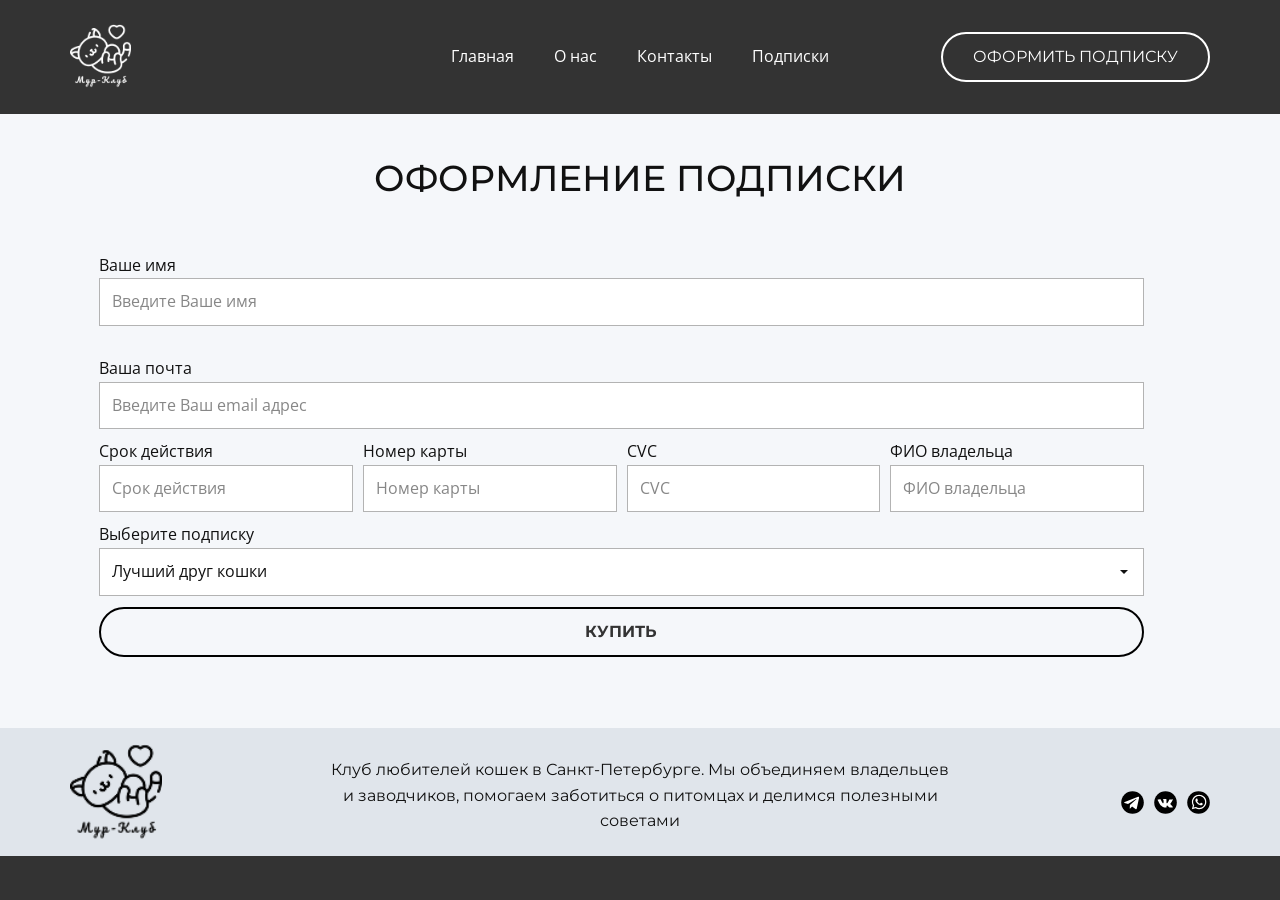
<file: Оплата.html>
<!DOCTYPE html>
<html style="font-size: 16px;">
  <head>
    <meta charset="utf-8">
    <title>Оплата</title>
    <link rel="stylesheet" href="nicepage.css" media="screen">
<link rel="stylesheet" href="Оплата.css" media="screen">
    <script class="u-script" type="text/javascript" src="jquery.js" defer=""></script>
    <script class="u-script" type="text/javascript" src="nicepage.js" defer=""></script>
    <link id="u-theme-google-font" rel="stylesheet" href="https://fonts.googleapis.com/css?family=Roboto:100,100i,300,300i,400,400i,500,500i,700,700i,900,900i|Open+Sans:300,300i,400,400i,600,600i,700,700i,800,800i">
    <link id="u-page-google-font" rel="stylesheet" href="https://fonts.googleapis.com/css?family=Montserrat:100,100i,200,200i,300,300i,400,400i,500,500i,600,600i,700,700i,800,800i,900,900i">
  </head>
  <body class="u-body"><header class="u-clearfix u-header" id="sec-2f8a"><div class="u-clearfix u-sheet u-sheet-1">
        <a href="#" class="u-image u-logo u-image-1" data-image-width="144" data-image-height="150">
          <img src="images/Group16.png" class="u-logo-image u-logo-image-1">
        </a>
        <nav class="u-menu u-menu-one-level u-offcanvas u-menu-1" role="navigation" aria-label="Menu navigation">
          <div class="menu-collapse" style="font-size: 1rem; letter-spacing: 0px;">
            <a class="u-block-db0f-23 u-button-style u-custom-left-right-menu-spacing u-custom-padding-bottom u-custom-text-active-color u-custom-text-hover-color u-custom-top-bottom-menu-spacing u-hamburger-link u-nav-link u-text-active-palette-1-base u-text-hover-palette-2-base" href="#" tabindex="-1" aria-label="Open menu" aria-controls="a94c">
              <svg class="u-svg-link" viewBox="0 0 24 24"><use xmlns:xlink="http://www.w3.org/1999/xlink" xlink:href="#menu-hamburger"></use></svg>
              <svg class="u-svg-content" version="1.1" id="menu-hamburger" viewBox="0 0 16 16" x="0px" y="0px" xmlns:xlink="http://www.w3.org/1999/xlink" xmlns="http://www.w3.org/2000/svg"><g><rect y="1" width="16" height="2"></rect><rect y="7" width="16" height="2"></rect><rect y="13" width="16" height="2"></rect>
</g></svg>
            </a>
          </div>
          <div class="u-custom-menu u-nav-container">
            <ul class="u-nav u-unstyled u-nav-1" role="menubar"><li class="u-nav-item"><a class="u-button-style u-nav-link u-text-active-grey-40 u-text-hover-grey-50" href="Главная-страница.html">Главная</a>
</li><li class="u-nav-item"><a class="u-button-style u-nav-link u-text-active-grey-40 u-text-hover-grey-50" href="О-нас.html">О нас</a>
</li><li class="u-nav-item"><a class="u-button-style u-nav-link u-text-active-grey-40 u-text-hover-grey-50" href="Контакты.html">Контакты</a>
</li><li class="u-nav-item"><a class="u-button-style u-nav-link u-text-active-grey-40 u-text-hover-grey-50" href="Подписки.html">Подписки</a>
</li></ul>
          </div>
          <div class="u-custom-menu u-nav-container-collapse" id="a94c" role="region" aria-label="Menu panel">
            <div class="u-black u-container-style u-inner-container-layout u-opacity u-opacity-95 u-sidenav">
              <div class="u-inner-container-layout u-sidenav-overflow">
                <div class="u-menu-close" tabindex="-1" aria-label="Close menu"></div>
                <ul class="u-align-center u-nav u-popupmenu-items u-unstyled u-nav-2"><li class="u-nav-item"><a class="u-button-style u-nav-link" href="Главная-страница.html">Главная</a>
</li><li class="u-nav-item"><a class="u-button-style u-nav-link" href="О-нас.html">О нас</a>
</li><li class="u-nav-item"><a class="u-button-style u-nav-link" href="Контакты.html">Контакты</a>
</li><li class="u-nav-item"><a class="u-button-style u-nav-link" href="Подписки.html">Подписки</a>
</li></ul>
              </div>
            </div>
            <div class="u-black u-menu-overlay u-opacity u-opacity-70"></div>
          </div>
        </nav>
        <a href="Оплата.html" data-page-id="67157278" class="u-btn u-button-style u-btn-1">Оформить подписку</a>
      </div></header>
    <section class="u-clearfix u-custom-color-5 u-section-1" id="sec-f117">
      <div class="u-clearfix u-sheet u-sheet-1">
        <h3 class="u-text u-text-default u-text-1">Оформление подписки</h3>
        <div class="u-form u-form-1">
          <form action="#" method="POST" class="u-clearfix u-form-spacing-10 u-form-vertical u-inner-form" source="custom" name="form" style="padding: 10px;">
            <input type="hidden" id="siteId" name="siteId" value="546730391">
            <input type="hidden" id="pageId" name="pageId" value="67157278">
            <div class="u-form-group u-form-name u-form-group-1">
              <label for="name-d7fb" class="u-label">Ваше имя</label>
              <input type="text" placeholder="Введите Ваше имя" id="name-d7fb" name="name" class="u-border-1 u-border-grey-30 u-input u-input-rectangle u-white" required="">
            </div>
            <div class="u-form-email u-form-group u-form-group-2">
              <label for="email-d7fb" class="u-label">Ваша почта</label>
              <input type="email" placeholder="Введите Ваш email адрес" id="email-d7fb" name="email" class="u-border-1 u-border-grey-30 u-input u-input-rectangle u-white" required="">
            </div>
            <div class="u-form-group u-form-partition-factor-4 u-form-group-3">
              <label for="text-af01" class="u-label">Срок действия</label>
              <input type="text" placeholder="Срок действия" id="text-af01" name="text-2" class="u-border-1 u-border-grey-30 u-input u-input-rectangle u-white" required="required">
            </div>
            <div class="u-form-group u-form-partition-factor-4 u-form-group-4">
              <label for="text-6259" class="u-label">Номер карты</label>
              <input type="text" placeholder="Номер карты" id="text-6259" name="text" class="u-border-1 u-border-grey-30 u-input u-input-rectangle u-white" required="required">
            </div>
            <div class="u-form-group u-form-partition-factor-4 u-form-group-5">
              <label for="text-f13b" class="u-label">CVC</label>
              <input type="text" placeholder="CVC" id="text-f13b" name="text-3" class="u-border-1 u-border-grey-30 u-input u-input-rectangle u-white" required="required">
            </div>
            <div class="u-form-group u-form-partition-factor-4 u-form-group-6">
              <label for="text-226a" class="u-label">ФИО владельца</label>
              <input type="text" placeholder="ФИО владельца" id="text-226a" name="text-1" class="u-border-1 u-border-grey-30 u-input u-input-rectangle u-white" required="required">
            </div>
            <div class="u-form-group u-form-select u-form-group-7">
              <label for="select-31b9" class="u-label">Выберите подписку</label>
              <div class="u-form-select-wrapper">
                <select id="select-31b9" name="select" class="u-border-1 u-border-grey-30 u-input u-input-rectangle u-white" required="required">
                  <option value="Лучший друг кошки">Лучший друг кошки</option>
                  <option value="Заботливый хозяин">Заботливый хозяин</option>
                  <option value="Друг клуба">Друг клуба</option>
                </select>
                <svg xmlns="http://www.w3.org/2000/svg" width="14" height="12" version="1" class="u-caret"><path fill="currentColor" d="M4 8L0 4h8z"></path></svg>
              </div>
            </div>
            <div class="u-align-center u-form-group u-form-submit">
              <a href="#" class="u-border-2 u-border-black u-btn u-btn-submit u-button-style u-text-custom-color-1 u-btn-1">Купить</a>
              <input type="submit" value="submit" class="u-form-control-hidden">
            </div>
            <div class="u-form-send-message u-form-send-success"> Спасибо! Ваше сообщение отправлено. </div>
            <div class="u-form-send-error u-form-send-message"> Отправка не удалась. Пожалуйста, исправьте ошибки и попробуйте еще раз. </div>
            <input type="hidden" value="" name="recaptchaResponse">
          </form>
        </div>
      </div>
    </section>
    
    
    <footer class="u-align-center-md u-align-center-sm u-align-center-xs u-clearfix u-custom-color-4 u-footer" id="sec-3d1c"><div class="u-clearfix u-sheet u-sheet-1">
        <a href="https://nicepage.com" class="u-image u-logo u-image-1" data-image-width="144" data-image-height="150">
          <img src="images/Group15.png" class="u-logo-image u-logo-image-1">
        </a>
        <div class="u-align-left u-social-icons u-spacing-10 u-social-icons-1">
          <a class="u-social-url" target="_blank" title="Telegram" href=""><span class="u-icon u-social-icon u-social-telegram u-text-black u-icon-1"><svg class="u-svg-link" preserveAspectRatio="xMidYMin slice" viewBox="0 0 112 112" style=""><use xmlns:xlink="http://www.w3.org/1999/xlink" xlink:href="#svg-b026"></use></svg><svg class="u-svg-content" viewBox="0 0 112 112" x="0" y="0" id="svg-b026"><circle fill="currentColor" cx="56.1" cy="56.1" r="55"></circle><path fill="#FFFFFF" d="M18.4,53.2l64.7-24.9c3-1.1,5.6,0.7,4.7,5.3l0,0l-11,51.8c-0.8,3.7-3,4.6-6.1,2.8L53.9,75.8l-8.1,7.8
	c-0.9,0.9-1.7,1.6-3.4,1.6l1.2-17l31.1-28c1.4-1.2-0.3-1.9-2.1-0.7L34.2,63.7l-16.6-5.2C14,57.4,14,54.9,18.4,53.2L18.4,53.2z"></path></svg></span>
          </a>
          <a class="u-social-url" target="_blank" title="VK" href=""><span class="u-icon u-social-icon u-social-vk u-text-black u-icon-2"><svg class="u-svg-link" preserveAspectRatio="xMidYMin slice" viewBox="0 0 112 112" style=""><use xmlns:xlink="http://www.w3.org/1999/xlink" xlink:href="#svg-9268"></use></svg><svg class="u-svg-content" viewBox="0 0 112 112" x="0" y="0" id="svg-9268"><circle fill="currentColor" class="st0" cx="56.1" cy="56.1" r="55"></circle><path fill="#FFFFFF" d="M88.2,80.7l-9.8,0.1c0,0-2.1,0.4-4.9-1.5c-3.7-2.5-7.2-9.1-9.9-8.2C60.9,72,61,77.9,61,77.9s0,1.3-0.6,1.9
            c-0.7,0.7-2,0.9-2,0.9H54c0,0-9.7,0.6-18.3-8.3c-9.3-9.7-17.6-29-17.6-29s-0.5-1.3,0-1.9c0.6-0.7,2.2-0.7,2.2-0.7l10.5-0.1
            c0,0,1,0.2,1.7,0.7c0.6,0.4,0.9,1.2,0.9,1.2s1.7,4.3,4,8.2c4.4,7.6,6.4,9.3,7.9,8.4c2.2-1.2,1.5-10.7,1.5-10.7s0-3.5-1.1-5
            c-0.9-1.2-2.5-1.5-3.3-1.6c-0.6-0.1,0.4-1.5,1.6-2.1c1.9-0.9,5.2-1,9.2-0.9c3.1,0,4,0.2,5.2,0.5c3.6,0.9,2.4,4.3,2.4,12.4
            c0,2.6-0.5,6.3,1.4,7.5c0.8,0.5,2.8,0.1,7.7-8.3c2.3-4,4.1-8.6,4.1-8.6s0.4-0.8,1-1.2s1.4-0.3,1.4-0.3l11.1-0.1c0,0,3.3-0.4,3.9,1.1
            c0.6,1.6-1.2,5.3-5.8,11.3c-7.4,9.9-8.3,9-2.1,14.7c5.9,5.5,7.1,8.1,7.3,8.5C93.4,80.4,88.2,80.7,88.2,80.7z"></path></svg></span>
          </a>
          <a class="u-social-url" target="_blank" title="Whatsapp" href=""><span class="u-icon u-social-icon u-social-whatsapp u-text-black u-icon-3"><svg class="u-svg-link" preserveAspectRatio="xMidYMin slice" viewBox="0 0 112 112" style=""><use xmlns:xlink="http://www.w3.org/1999/xlink" xlink:href="#svg-5096"></use></svg><svg class="u-svg-content" viewBox="0 0 112 112" x="0" y="0" id="svg-5096"><circle fill="currentColor" cx="56.1" cy="56.1" r="55"></circle><path fill="#FFFFFF" d="M83.8,28.3C77.2,21.7,68.4,18,59,18c-19.3,0-35.1,15.7-35.1,35.1c0,6.2,1.6,12.2,4.7,17.5l-5,18.2L42.2,84
	c5.1,2.8,10.9,4.3,16.8,4.3h0l0,0c19.3,0,35.1-15.7,35.1-35.1C94.1,43.8,90.5,35,83.8,28.3 M59,82.3L59,82.3
	c-5.2,0-10.4-1.4-14.9-4.1l-1.1-0.6l-11,2.9L35,69.8l-0.7-1.1c-2.9-4.6-4.5-10-4.5-15.5C29.8,37,42.9,24,59,24
	c7.8,0,15.1,3,20.6,8.6c5.5,5.5,8.5,12.8,8.5,20.6C88.2,69.2,75.1,82.3,59,82.3 M75,60.5c-0.9-0.4-5.2-2.6-6-2.9
	c-0.8-0.3-1.4-0.4-2,0.4s-2.3,2.9-2.8,3.4c-0.5,0.6-1,0.7-1.9,0.2c-0.9-0.4-3.7-1.4-7.1-4.4c-2.6-2.3-4.4-5.2-4.9-6.1
	c-0.5-0.9-0.1-1.4,0.4-1.8c0.4-0.4,0.9-1,1.3-1.5c0.4-0.5,0.6-0.9,0.9-1.5c0.3-0.6,0.1-1.1-0.1-1.5c-0.2-0.4-2-4.8-2.7-6.5
	c-0.7-1.7-1.4-1.5-2-1.5c-0.5,0-1.1,0-1.7,0c-0.6,0-1.5,0.2-2.3,1.1c-0.8,0.9-3.1,3-3.1,7.3c0,4.3,3.1,8.5,3.6,9.1
	c0.4,0.6,6.2,9.4,15,13.2c2.1,0.9,3.7,1.4,5,1.8c2.1,0.7,4,0.6,5.5,0.3c1.7-0.3,5.2-2.1,5.9-4.2c0.7-2,0.7-3.8,0.5-4.2
	C76.5,61.1,75.9,60.9,75,60.5"></path></svg></span>
          </a>
        </div>
        <p class="u-align-center-lg u-align-center-md u-align-center-xl u-custom-font u-font-montserrat u-text u-text-1">Клуб любителей кошек в Санкт-Петербурге. Мы объединяем владельцев и заводчиков, помогаем заботиться о питомцах и делимся полезными советами</p>
      </div></footer>
  </body>
</html>
</file>
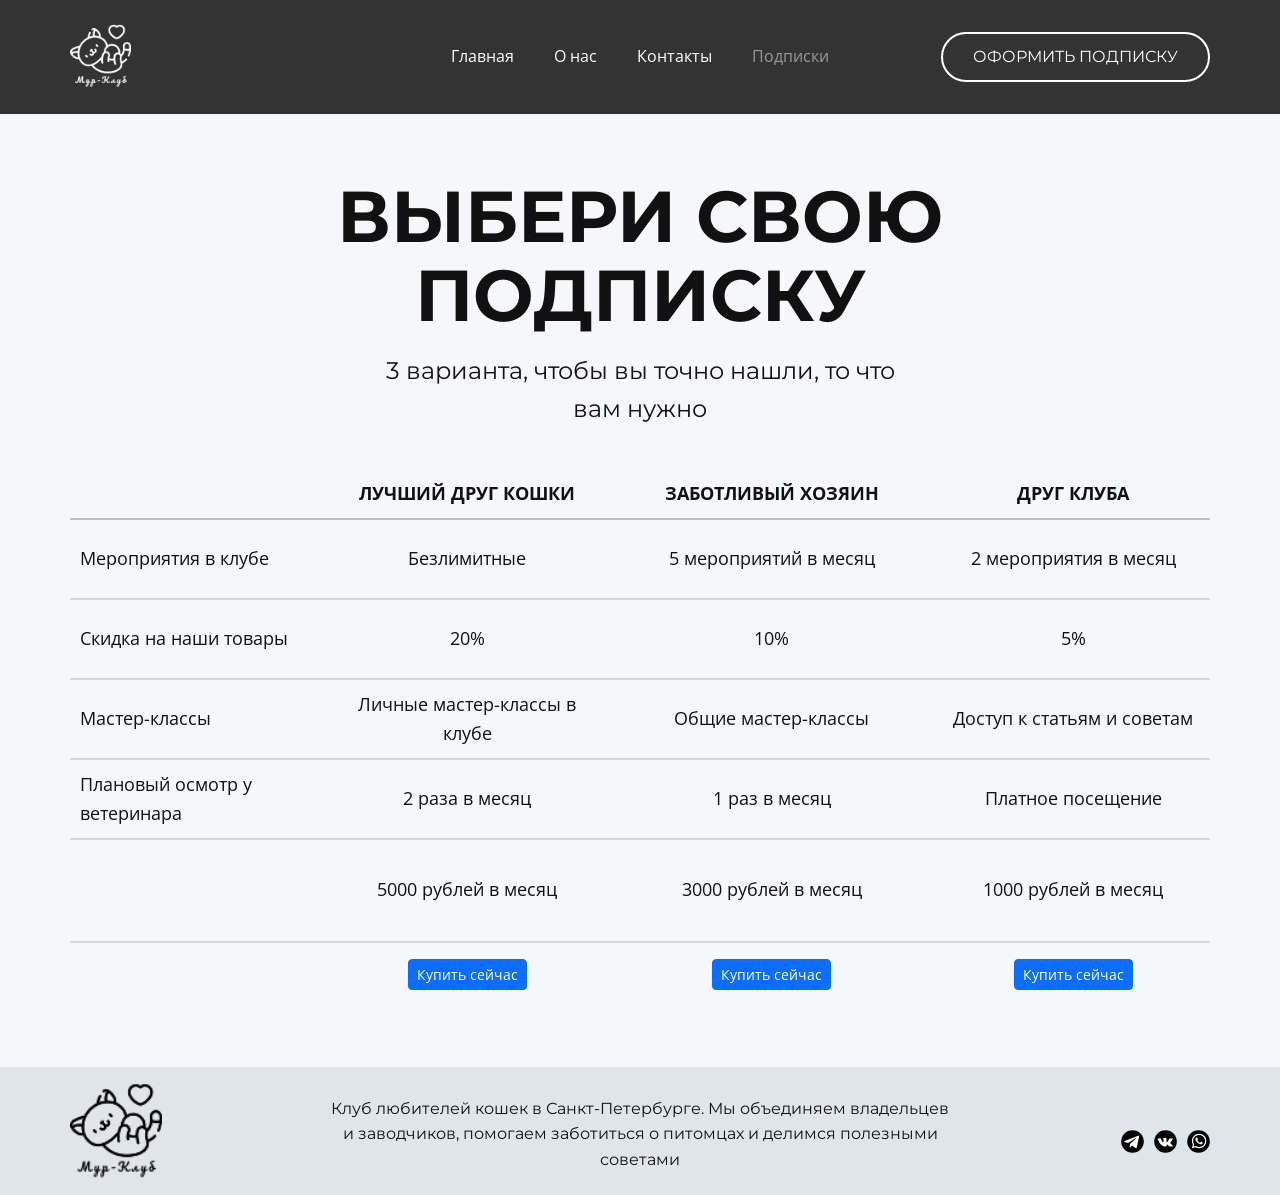
<file: Подписки.html>
<!DOCTYPE html>
<html style="font-size: 16px;">
  <head>
<link href="https://cdn.jsdelivr.net/npm/bootstrap@5.3.0/dist/css/bootstrap.min.css" rel="stylesheet">
    <meta charset="utf-8">
    <title>Подписки</title>
    <link rel="stylesheet" href="nicepage.css" media="screen">
<link rel="stylesheet" href="Подписки.css" media="screen">
    <script class="u-script" type="text/javascript" src="jquery.js" defer=""></script>
    <script class="u-script" type="text/javascript" src="nicepage.js" defer=""></script>
    <link id="u-theme-google-font" rel="stylesheet" href="https://fonts.googleapis.com/css?family=Roboto:100,100i,300,300i,400,400i,500,500i,700,700i,900,900i|Open+Sans:300,300i,400,400i,600,600i,700,700i,800,800i">
    <link id="u-page-google-font" rel="stylesheet" href="https://fonts.googleapis.com/css?family=Montserrat:100,100i,200,200i,300,300i,400,400i,500,500i,600,600i,700,700i,800,800i,900,900i">
  </head>
  <body class="u-body"><header class="u-clearfix u-header" id="sec-2f8a"><div class="u-clearfix u-sheet u-sheet-1">
        <a href="#" class="u-image u-logo u-image-1" data-image-width="144" data-image-height="150">
          <img src="images/Group16.png" class="u-logo-image u-logo-image-1">
        </a>
        <nav class="u-menu u-menu-one-level u-offcanvas u-menu-1" role="navigation" aria-label="Menu navigation">
          <div class="menu-collapse" style="font-size: 1rem; letter-spacing: 0px;">
            <a class="u-block-db0f-23 u-button-style u-custom-left-right-menu-spacing u-custom-padding-bottom u-custom-text-active-color u-custom-text-hover-color u-custom-top-bottom-menu-spacing u-hamburger-link u-nav-link u-text-active-palette-1-base u-text-hover-palette-2-base" href="#" tabindex="-1" aria-label="Open menu" aria-controls="a94c">
              <svg class="u-svg-link" viewBox="0 0 24 24"><use xmlns:xlink="http://www.w3.org/1999/xlink" xlink:href="#menu-hamburger"></use></svg>
              <svg class="u-svg-content" version="1.1" id="menu-hamburger" viewBox="0 0 16 16" x="0px" y="0px" xmlns:xlink="http://www.w3.org/1999/xlink" xmlns="http://www.w3.org/2000/svg"><g><rect y="1" width="16" height="2"></rect><rect y="7" width="16" height="2"></rect><rect y="13" width="16" height="2"></rect>
</g></svg>
            </a>
          </div>
          <div class="u-custom-menu u-nav-container">
            <ul class="u-nav u-unstyled u-nav-1" role="menubar"><li class="u-nav-item"><a class="u-button-style u-nav-link u-text-active-grey-40 u-text-hover-grey-50" href="Главная-страница.html">Главная</a>
</li><li class="u-nav-item"><a class="u-button-style u-nav-link u-text-active-grey-40 u-text-hover-grey-50" href="О-нас.html">О нас</a>
</li><li class="u-nav-item"><a class="u-button-style u-nav-link u-text-active-grey-40 u-text-hover-grey-50" href="Контакты.html">Контакты</a>
</li><li class="u-nav-item"><a class="u-button-style u-nav-link u-text-active-grey-40 u-text-hover-grey-50" href="Подписки.html">Подписки</a>
</li></ul>
          </div>
          <div class="u-custom-menu u-nav-container-collapse" id="a94c" role="region" aria-label="Menu panel">
            <div class="u-black u-container-style u-inner-container-layout u-opacity u-opacity-95 u-sidenav">
              <div class="u-inner-container-layout u-sidenav-overflow">
                <div class="u-menu-close" tabindex="-1" aria-label="Close menu"></div>
                <ul class="u-align-center u-nav u-popupmenu-items u-unstyled u-nav-2"><li class="u-nav-item"><a class="u-button-style u-nav-link" href="Главная-страница.html">Главная</a>
</li><li class="u-nav-item"><a class="u-button-style u-nav-link" href="О-нас.html">О нас</a>
</li><li class="u-nav-item"><a class="u-button-style u-nav-link" href="Контакты.html">Контакты</a>
</li><li class="u-nav-item"><a class="u-button-style u-nav-link" href="Подписки.html">Подписки</a>
</li></ul>
              </div>
            </div>
            <div class="u-black u-menu-overlay u-opacity u-opacity-70"></div>
          </div>
        </nav>
        <a href="Оплата.html" data-page-id="67157278" class="u-btn u-button-style u-btn-1">Оформить подписку</a>
      </div></header>
    <section class="u-align-center u-clearfix u-container-align-center u-custom-color-5 u-section-1" id="carousel_deac">
      <div class="u-clearfix u-sheet u-sheet-1">
        <h2 class="u-align-center u-text u-text-1">Выбери свою подписку</h2>
        <p class="u-align-center u-custom-font u-font-montserrat u-text u-text-2">3 варианта, чтобы вы точно нашли, то что вам нужно</p>
        <div class="u-expanded-width u-table u-table-responsive u-table-1">
          <table class="u-table-entity u-table-entity-1">
            <colgroup>
              <col width="22.6%">
              <col width="24.5%">
              <col width="28.9%">
              <col width="24%">
            </colgroup>
            <thead class="u-align-center u-table-header u-table-header-1">
              <tr style="height: 50px;">
                <th class="u-border-2 u-border-grey-25 u-border-no-left u-border-no-right u-border-no-top u-table-cell"></th>
                <th class="u-border-2 u-border-grey-25 u-border-no-left u-border-no-right u-border-no-top u-table-cell u-table-cell-2">Лучший друг кошки</th>
                <th class="u-border-2 u-border-grey-25 u-border-no-left u-border-no-right u-border-no-top u-table-cell u-table-cell-3">Заботливый хозяин</th>
                <th class="u-border-2 u-border-grey-25 u-border-no-left u-border-no-right u-border-no-top u-table-cell u-table-cell-4">Друг клуба</th>
              </tr>
            </thead>
            <tbody class="u-align-center u-table-body u-table-valign-middle u-table-body-1">
              <tr style="height: 80px;">
                <td class="u-align-left u-border-2 u-border-grey-15 u-border-no-left u-border-no-right u-first-column u-table-cell">Мероприятия в клубе</td>
                <td class="u-border-2 u-border-grey-15 u-border-no-left u-border-no-right u-table-cell">Безлимитные</td>
                <td class="u-border-2 u-border-grey-15 u-border-no-left u-border-no-right u-table-cell">5 мероприятий в месяц</td>
                <td class="u-border-2 u-border-grey-15 u-border-no-left u-border-no-right u-table-cell">2 мероприятия в месяц</td>
              </tr>
              <tr style="height: 80px;">
                <td class="u-align-left u-border-2 u-border-grey-15 u-border-no-left u-border-no-right u-first-column u-table-cell">Скидка на наши товары</td>
                <td class="u-border-2 u-border-grey-15 u-border-no-left u-border-no-right u-table-cell">20%</td>
                <td class="u-border-2 u-border-grey-15 u-border-no-left u-border-no-right u-table-cell">10%</td>
                <td class="u-border-2 u-border-grey-15 u-border-no-left u-border-no-right u-table-cell">5%</td>
              </tr>
              <tr style="height: 80px;">
                <td class="u-align-left u-border-2 u-border-grey-15 u-border-no-left u-border-no-right u-table-cell u-table-cell-13">Мастер-классы</td>
                <td class="u-border-2 u-border-grey-15 u-border-no-left u-border-no-right u-table-cell u-table-cell-14">Личные мастер-классы в клубе</td>
                <td class="u-border-2 u-border-grey-15 u-border-no-left u-border-no-right u-table-cell u-table-cell-15">Общие мастер-классы</td>
                <td class="u-border-2 u-border-grey-15 u-border-no-left u-border-no-right u-table-cell u-table-cell-16">Доступ к статьям и советам</td>
              </tr>
              <tr style="height: 80px;">
                <td class="u-align-left u-border-2 u-border-grey-15 u-border-no-left u-border-no-right u-table-cell u-table-cell-17">Плановый осмотр у ветеринара</td>
                <td class="u-border-2 u-border-grey-15 u-border-no-left u-border-no-right u-table-cell u-table-cell-18">2 раза в месяц</td>
                <td class="u-border-2 u-border-grey-15 u-border-no-left u-border-no-right u-table-cell u-table-cell-19">1 раз в месяц</td>
                <td class="u-border-2 u-border-grey-15 u-border-no-left u-border-no-right u-table-cell u-table-cell-20">Платное посещение</td>
              </tr>
              <tr style="height: 103px;">
                <td class="u-align-left u-border-2 u-border-grey-15 u-border-no-left u-border-no-right u-table-cell"></td>
                <td class="u-border-2 u-border-grey-15 u-border-no-left u-border-no-right u-table-cell u-table-valign-middle u-table-cell-22">5000 рублей в месяц</td>
                <td class="u-border-2 u-border-grey-15 u-border-no-left u-border-no-right u-table-cell u-table-valign-middle u-table-cell-23">3000 рублей в месяц</td>
                <td class="u-border-2 u-border-grey-15 u-border-no-left u-border-no-right u-table-cell u-table-valign-middle u-table-cell-24">1000 рублей в месяц</td>
              </tr>
              <tr style="height: 65px;">
                <td class="u-align-left u-table-cell"></td>
                <td class="u-table-cell u-table-valign-middle u-table-cell-26">
                  <a class="buy-button btn btn-primary btn-sm" data-subscription="bestfriend" href="Оплата.html">Купить сейчас</a>
                </td>
                <td class="u-table-cell u-table-valign-middle u-table-cell-27">
                  <a class="buy-button btn btn-primary btn-sm" data-subscription="bestfriend" href="Оплата.html">Купить сейчас</a>
                </td>
                <td class="u-table-cell u-table-valign-middle u-table-cell-28">
                   <a class="buy-button btn btn-primary btn-sm" data-subscription="bestfriend" href="Оплата.html">Купить сейчас</a>
                </td>
              </tr>
            </tbody>
          </table>
        </div>
      </div>
    </section>
    
    
    <footer class="u-align-center-md u-align-center-sm u-align-center-xs u-clearfix u-custom-color-4 u-footer" id="sec-3d1c"><div class="u-clearfix u-sheet u-sheet-1">
        <a href="https://nicepage.com" class="u-image u-logo u-image-1" data-image-width="144" data-image-height="150">
          <img src="images/Group15.png" class="u-logo-image u-logo-image-1">
        </a>
        <div class="u-align-left u-social-icons u-spacing-10 u-social-icons-1">
          <a class="u-social-url" target="_blank" title="Telegram" href=""><span class="u-icon u-social-icon u-social-telegram u-text-black u-icon-1"><svg class="u-svg-link" preserveAspectRatio="xMidYMin slice" viewBox="0 0 112 112" style=""><use xmlns:xlink="http://www.w3.org/1999/xlink" xlink:href="#svg-b026"></use></svg><svg class="u-svg-content" viewBox="0 0 112 112" x="0" y="0" id="svg-b026"><circle fill="currentColor" cx="56.1" cy="56.1" r="55"></circle><path fill="#FFFFFF" d="M18.4,53.2l64.7-24.9c3-1.1,5.6,0.7,4.7,5.3l0,0l-11,51.8c-0.8,3.7-3,4.6-6.1,2.8L53.9,75.8l-8.1,7.8
	c-0.9,0.9-1.7,1.6-3.4,1.6l1.2-17l31.1-28c1.4-1.2-0.3-1.9-2.1-0.7L34.2,63.7l-16.6-5.2C14,57.4,14,54.9,18.4,53.2L18.4,53.2z"></path></svg></span>
          </a>
          <a class="u-social-url" target="_blank" title="VK" href=""><span class="u-icon u-social-icon u-social-vk u-text-black u-icon-2"><svg class="u-svg-link" preserveAspectRatio="xMidYMin slice" viewBox="0 0 112 112" style=""><use xmlns:xlink="http://www.w3.org/1999/xlink" xlink:href="#svg-9268"></use></svg><svg class="u-svg-content" viewBox="0 0 112 112" x="0" y="0" id="svg-9268"><circle fill="currentColor" class="st0" cx="56.1" cy="56.1" r="55"></circle><path fill="#FFFFFF" d="M88.2,80.7l-9.8,0.1c0,0-2.1,0.4-4.9-1.5c-3.7-2.5-7.2-9.1-9.9-8.2C60.9,72,61,77.9,61,77.9s0,1.3-0.6,1.9
            c-0.7,0.7-2,0.9-2,0.9H54c0,0-9.7,0.6-18.3-8.3c-9.3-9.7-17.6-29-17.6-29s-0.5-1.3,0-1.9c0.6-0.7,2.2-0.7,2.2-0.7l10.5-0.1
            c0,0,1,0.2,1.7,0.7c0.6,0.4,0.9,1.2,0.9,1.2s1.7,4.3,4,8.2c4.4,7.6,6.4,9.3,7.9,8.4c2.2-1.2,1.5-10.7,1.5-10.7s0-3.5-1.1-5
            c-0.9-1.2-2.5-1.5-3.3-1.6c-0.6-0.1,0.4-1.5,1.6-2.1c1.9-0.9,5.2-1,9.2-0.9c3.1,0,4,0.2,5.2,0.5c3.6,0.9,2.4,4.3,2.4,12.4
            c0,2.6-0.5,6.3,1.4,7.5c0.8,0.5,2.8,0.1,7.7-8.3c2.3-4,4.1-8.6,4.1-8.6s0.4-0.8,1-1.2s1.4-0.3,1.4-0.3l11.1-0.1c0,0,3.3-0.4,3.9,1.1
            c0.6,1.6-1.2,5.3-5.8,11.3c-7.4,9.9-8.3,9-2.1,14.7c5.9,5.5,7.1,8.1,7.3,8.5C93.4,80.4,88.2,80.7,88.2,80.7z"></path></svg></span>
          </a>
          <a class="u-social-url" target="_blank" title="Whatsapp" href=""><span class="u-icon u-social-icon u-social-whatsapp u-text-black u-icon-3"><svg class="u-svg-link" preserveAspectRatio="xMidYMin slice" viewBox="0 0 112 112" style=""><use xmlns:xlink="http://www.w3.org/1999/xlink" xlink:href="#svg-5096"></use></svg><svg class="u-svg-content" viewBox="0 0 112 112" x="0" y="0" id="svg-5096"><circle fill="currentColor" cx="56.1" cy="56.1" r="55"></circle><path fill="#FFFFFF" d="M83.8,28.3C77.2,21.7,68.4,18,59,18c-19.3,0-35.1,15.7-35.1,35.1c0,6.2,1.6,12.2,4.7,17.5l-5,18.2L42.2,84
	c5.1,2.8,10.9,4.3,16.8,4.3h0l0,0c19.3,0,35.1-15.7,35.1-35.1C94.1,43.8,90.5,35,83.8,28.3 M59,82.3L59,82.3
	c-5.2,0-10.4-1.4-14.9-4.1l-1.1-0.6l-11,2.9L35,69.8l-0.7-1.1c-2.9-4.6-4.5-10-4.5-15.5C29.8,37,42.9,24,59,24
	c7.8,0,15.1,3,20.6,8.6c5.5,5.5,8.5,12.8,8.5,20.6C88.2,69.2,75.1,82.3,59,82.3 M75,60.5c-0.9-0.4-5.2-2.6-6-2.9
	c-0.8-0.3-1.4-0.4-2,0.4s-2.3,2.9-2.8,3.4c-0.5,0.6-1,0.7-1.9,0.2c-0.9-0.4-3.7-1.4-7.1-4.4c-2.6-2.3-4.4-5.2-4.9-6.1
	c-0.5-0.9-0.1-1.4,0.4-1.8c0.4-0.4,0.9-1,1.3-1.5c0.4-0.5,0.6-0.9,0.9-1.5c0.3-0.6,0.1-1.1-0.1-1.5c-0.2-0.4-2-4.8-2.7-6.5
	c-0.7-1.7-1.4-1.5-2-1.5c-0.5,0-1.1,0-1.7,0c-0.6,0-1.5,0.2-2.3,1.1c-0.8,0.9-3.1,3-3.1,7.3c0,4.3,3.1,8.5,3.6,9.1
	c0.4,0.6,6.2,9.4,15,13.2c2.1,0.9,3.7,1.4,5,1.8c2.1,0.7,4,0.6,5.5,0.3c1.7-0.3,5.2-2.1,5.9-4.2c0.7-2,0.7-3.8,0.5-4.2
	C76.5,61.1,75.9,60.9,75,60.5"></path></svg></span>
          </a>
        </div>
        <p class="u-align-center-lg u-align-center-md u-align-center-xl u-custom-font u-font-montserrat u-text u-text-1">Клуб любителей кошек в Санкт-Петербурге. Мы объединяем владельцев и заводчиков, помогаем заботиться о питомцах и делимся полезными советами</p>
      </div></footer>
  </body>
</html>
</file>
